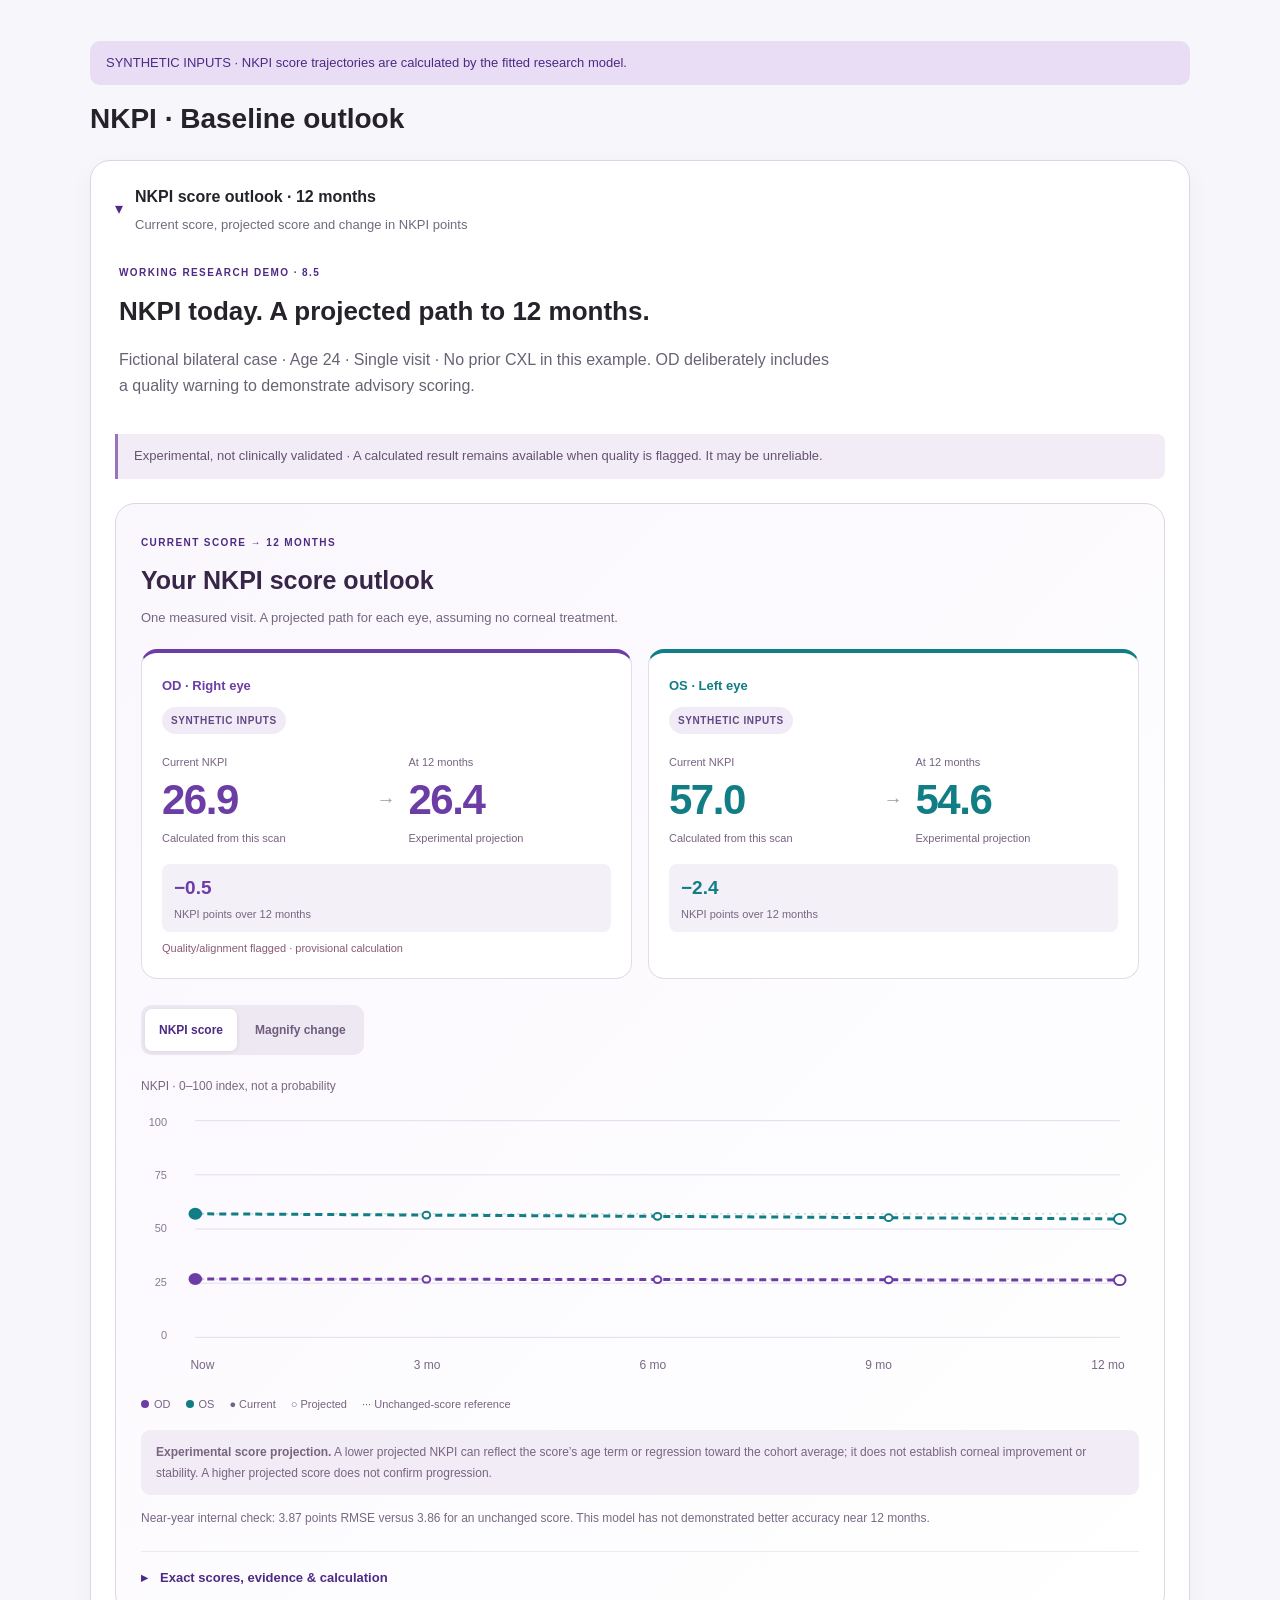
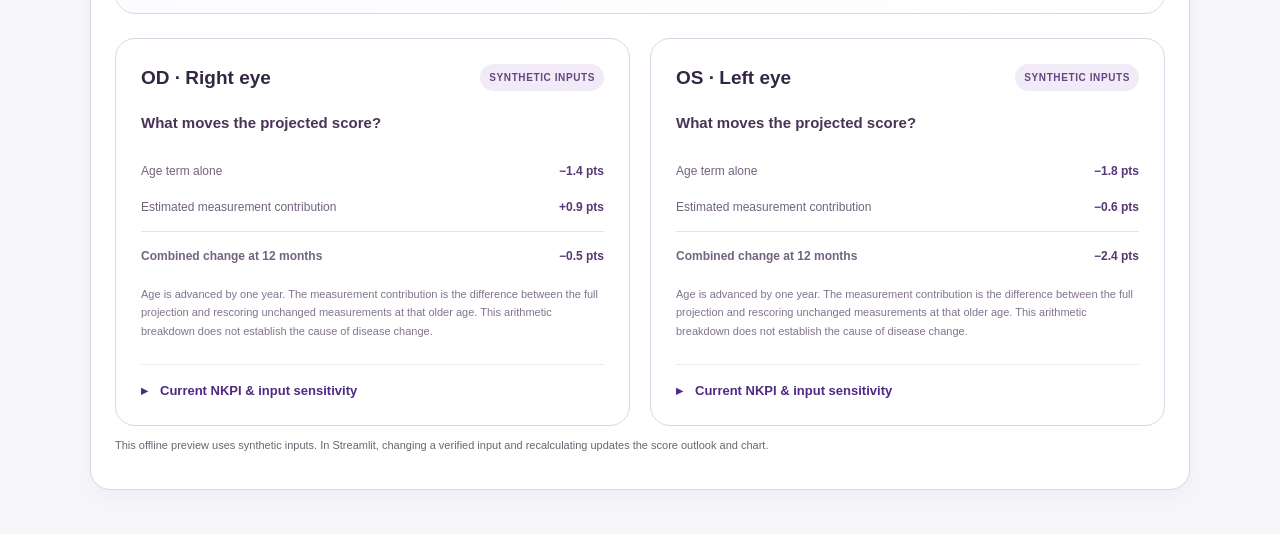
<file: docs/BASELINE_OUTLOOK_PREVIEW.html>
<!doctype html><html lang="en"><head><meta charset="utf-8"><meta name="viewport" content="width=device-width,initial-scale=1"><title>NKPI baseline forecast and trajectory · Working research demo</title><link rel="stylesheet" href="../components/app.css"><style>body{padding:28px 18px}main{max-width:1100px;margin:auto}.preview-label{background:#e9ddf5;color:#4e2a84;padding:12px 16px;border-radius:10px;font-size:13px}.bl-drawer{padding:24px}@media(max-width:640px){.bl-drawer{padding:14px}}</style></head><body><main><p class="preview-label">SYNTHETIC INPUTS · NKPI score trajectories are calculated by the fitted research model.</p><h1>NKPI · Baseline outlook</h1><details class="card bl-drawer" open><summary><span><b>NKPI score outlook · 12 months</b><small>Current score, projected score and change in NKPI points</small></span></summary><div class="bl-intro"><span class="eyebrow">WORKING RESEARCH DEMO · 8.5</span><h2>NKPI today. A projected path to 12 months.</h2><p>Fictional bilateral case · Age 24 · Single visit · No prior CXL in this example. OD deliberately includes a quality warning to demonstrate advisory scoring.</p></div><div class="bl-validation-note">Experimental, not clinically validated · A calculated result remains available when quality is flagged. It may be unreliable.</div><div id="baseline-trajectory"></div><div id="cards" class="eye-grid"></div><p class="micro">This offline preview uses synthetic inputs. In Streamlit, changing a verified input and recalculating updates the score outlook and chart.</p></details></main><script src="../components/schema.js"></script><script src="../components/baseline_outlook.js"></script><script>const result={"eyes": {"OD": {"eye": "OD", "status": "ready", "case": {"eye": "OD", "mode": "baseline", "age": 24.0, "first": {"A": 7.2, "B": 5.8, "C": 500.0, "Kmax": 47.2, "BAD_D": 2.4, "ARTmax": 310.0}, "latest": null, "interval_days": null, "scan_quality": {"first": "warning"}, "verified": true, "treatment": "untreated", "context": {"lenses": false, "rubbing": false, "vision": false}, "demo": true, "landmarks": null, "history": []}, "prediction": {"nkpi": 26.918992060597574, "effects": [{"feature": "age", "key": "age", "label": "Age at first scan", "value": 24.0, "reference": 35.70778318514412, "effect": 13.420191647036757, "log_odds_term": 1.2575545429686488}, {"feature": "baseline_ARTmax", "key": "ARTmax", "label": "First scan ARTmax", "value": 310.0, "reference": 196.0, "effect": -9.428916401331179, "log_odds_term": -0.3525262444581141}, {"feature": "baseline_Kmax", "key": "Kmax", "label": "First scan Kmax", "value": 47.2, "reference": 51.0, "effect": -3.266153451429332, "log_odds_term": -0.225425361207719}, {"feature": "baseline_BAD_D", "key": "BAD_D", "label": "First scan BAD-D", "value": 2.4, "reference": 5.87, "effect": 1.8059437978469646, "log_odds_term": 0.11480191206005864}, {"feature": "baseline_C", "key": "C", "label": "First scan Thinnest cornea", "value": 500.0, "reference": 482.0, "effect": -1.07940463506036, "log_odds_term": -0.05373519233338575}, {"feature": "baseline_B", "key": "B", "label": "First scan PRC", "value": 5.8, "reference": 5.36, "effect": 0.9149908098932151, "log_odds_term": 0.05057118752593071}, {"feature": "baseline_A", "key": "A", "label": "First scan ARC", "value": 7.2, "reference": 7.08, "effect": -0.07652953321799671, "log_odds_term": -0.0065143515507504225}], "outside_range": []}, "errors": [], "holds": [], "warnings": ["First scan: quality/alignment warning. Score calculated from verified values; measurement reliability is uncertain. Repeat a comparable quality scan before clinical interpretation."], "measurements": [{"key": "A", "label": "A \u00b7 ARC", "name": "Anterior radius", "unit": "mm", "decimals": 2, "low": 2.5, "high": 12.5, "first": 7.2, "latest": null, "change": null}, {"key": "B", "label": "B \u00b7 PRC", "name": "Posterior radius", "unit": "mm", "decimals": 2, "low": 2.5, "high": 12.5, "first": 5.8, "latest": null, "change": null}, {"key": "C", "label": "C \u00b7 Thinnest", "name": "Minimum pachymetry", "unit": "\u00b5m", "decimals": 0, "low": 200, "high": 800, "first": 500.0, "latest": null, "change": null}, {"key": "Kmax", "label": "Kmax", "name": "Maximum keratometry", "unit": "D", "decimals": 1, "low": 20, "high": 100, "first": 47.2, "latest": null, "change": null}, {"key": "BAD_D", "label": "BAD-D", "name": "Belin\u2013Ambr\u00f3sio deviation", "unit": "", "decimals": 2, "low": -5, "high": 60, "first": 2.4, "latest": null, "change": null}, {"key": "ARTmax", "label": "ARTmax", "name": "Relational thickness", "unit": "", "decimals": 1, "low": 1, "high": 1000, "first": 310.0, "latest": null, "change": null}], "model": {"file": "release_model_baseline.json", "sha256": "1d300a50bbc7238b4dae0e29da31f40fa06cac040ad58ccf5cad4ebcc79e37f8", "name": "Calibrated regularized logistic regression", "release_id": "kcn-research-vnext-20260911-baseline", "endpoint": "Source-recorded CXL-like treatment status", "n_eyes": 301, "n_patients": 166, "n_cxl": 64, "auc": 0.7500791139240506, "auc95": [0.6820935202872926, 0.8103057293629369]}, "audit": [{"feature": "age", "label": "Age at first scan", "input_value": 24.0, "model_value": 24.0, "match": true}, {"feature": "baseline_A", "label": "First scan ARC", "input_value": 7.2, "model_value": 7.2, "match": true}, {"feature": "baseline_B", "label": "First scan PRC", "input_value": 5.8, "model_value": 5.8, "match": true}, {"feature": "baseline_C", "label": "First scan Thinnest cornea", "input_value": 500.0, "model_value": 500.0, "match": true}, {"feature": "baseline_BAD_D", "label": "First scan BAD-D", "input_value": 2.4, "model_value": 2.4, "match": true}, {"feature": "baseline_ARTmax", "label": "First scan ARTmax", "input_value": 310.0, "model_value": 310.0, "match": true}, {"feature": "baseline_Kmax", "label": "First scan Kmax", "input_value": 47.2, "model_value": 47.2, "match": true}], "impact_audit": {"method": "one_feature_to_stored_training_median", "unit": "NKPI points on the displayed 0\u2013100 scale", "additive": false, "causal": false, "cohort": {"eyes": 301, "patients": 166, "events": 64, "controls": 237}, "rows": [{"feature": "age", "label": "Age at first scan", "key": "age", "source": "age", "direction": 1, "unit": "years", "value": 24.0, "reference": 35.70778318514412, "difference_from_median": -11.707783185144123, "effect_points": 13.420191647036757, "nkpi_at_median": 13.498800413560817, "outside_training_range": false, "rank": 1}, {"feature": "baseline_ARTmax", "label": "First scan ARTmax", "key": "ARTmax", "source": "first", "direction": 1, "unit": "", "value": 310.0, "reference": 196.0, "difference_from_median": 114.0, "effect_points": -9.428916401331179, "nkpi_at_median": 36.34790846192875, "outside_training_range": false, "rank": 2}, {"feature": "baseline_Kmax", "label": "First scan Kmax", "key": "Kmax", "source": "first", "direction": 1, "unit": "D", "value": 47.2, "reference": 51.0, "difference_from_median": -3.799999999999997, "effect_points": -3.266153451429332, "nkpi_at_median": 30.185145512026907, "outside_training_range": false, "rank": 3}, {"feature": "baseline_BAD_D", "label": "First scan BAD-D", "key": "BAD_D", "source": "first", "direction": 1, "unit": "", "value": 2.4, "reference": 5.87, "difference_from_median": -3.47, "effect_points": 1.8059437978469646, "nkpi_at_median": 25.11304826275061, "outside_training_range": false, "rank": 4}, {"feature": "baseline_C", "label": "First scan Thinnest cornea", "key": "C", "source": "first", "direction": 1, "unit": "\u00b5m", "value": 500.0, "reference": 482.0, "difference_from_median": 18.0, "effect_points": -1.07940463506036, "nkpi_at_median": 27.998396695657934, "outside_training_range": false, "rank": 5}, {"feature": "baseline_B", "label": "First scan PRC", "key": "B", "source": "first", "direction": 1, "unit": "mm", "value": 5.8, "reference": 5.36, "difference_from_median": 0.4399999999999995, "effect_points": 0.9149908098932151, "nkpi_at_median": 26.00400125070436, "outside_training_range": false, "rank": 6}, {"feature": "baseline_A", "label": "First scan ARC", "key": "A", "source": "first", "direction": 1, "unit": "mm", "value": 7.2, "reference": 7.08, "difference_from_median": 0.1200000000000001, "effect_points": -0.07652953321799671, "nkpi_at_median": 26.99552159381557, "outside_training_range": false, "rank": 7}]}, "input_sha256": "d852a1ef2f14e164e878fd8deb3e34a2a28d6fea6c9c9f5a2e564de779c58ebd", "model_sha256": "1d300a50bbc7238b4dae0e29da31f40fa06cac040ad58ccf5cad4ebcc79e37f8", "evidence": {"version": "1.0.0-observed-evidence", "model_sha256": "998c8ad6323d84a0782be2163d91f8bcc8410fd259c686831ccba1a01fa071cc", "input_sha256": "d852a1ef2f14e164e878fd8deb3e34a2a28d6fea6c9c9f5a2e564de779c58ebd", "eye": "OD", "research_only": true, "status": "unavailable", "reason": "A second visit is needed to assess observed change.", "calibrated": false}, "baseline_outlook": {"version": "1.4.0-score-outlook", "eye": "OD", "input_sha256": "d852a1ef2f14e164e878fd8deb3e34a2a28d6fea6c9c9f5a2e564de779c58ebd", "model_sha256": "1d300a50bbc7238b4dae0e29da31f40fa06cac040ad58ccf5cad4ebcc79e37f8", "research_only": true, "calibrated": false, "status": "ready", "reason": null, "forecast": {"status": "experimental_ready", "version": "0.4.0-selected-nkpi-demo", "eye": "OD", "input_sha256": "d852a1ef2f14e164e878fd8deb3e34a2a28d6fea6c9c9f5a2e564de779c58ebd", "model_sha256": "27608da67c3e2282302ffa8a3b285634c426a4978aaf584b28ebd2444d422fbc", "horizon_months": 12, "probability": 0.28925746594930485, "clinical_release": false, "population_risk_calibration": false, "endpoint": "at_least_two_of_four_numerical_domains", "predictor_reference": "selected_baseline_scan", "feature_values": {"age_baseline": 24.0, "baseline_A": 7.2, "baseline_B": 5.8, "baseline_C": 500.0, "baseline_BAD_D": 2.4, "baseline_ARTmax": 310.0, "baseline_Kmax": 47.2, "baseline_NKPI_logit": -0.9987364616417118, "log_interval_years": 0.0}, "effects": [{"feature": "age_baseline", "key": "age", "value": 24.0, "reference": 34.2101480523214, "probability_at_reference": 0.23860159155172264, "effect_pp": 5.065587439758221}, {"feature": "baseline_ARTmax", "key": "ARTmax", "value": 310.0, "reference": 201.0, "probability_at_reference": 0.32023343251500747, "effect_pp": -3.0975966565702615}, {"feature": "baseline_Kmax", "key": "Kmax", "value": 47.2, "reference": 50.8, "probability_at_reference": 0.30026910691501124, "effect_pp": -1.1011640965706393}, {"feature": "baseline_BAD_D", "key": "BAD_D", "value": 2.4, "reference": 5.745, "probability_at_reference": 0.28280982038508473, "effect_pp": 0.6447645564220117}, {"feature": "baseline_C", "key": "C", "value": 500.0, "reference": 484.5, "probability_at_reference": 0.2926171203746679, "effect_pp": -0.3359654425363068}, {"feature": "baseline_B", "key": "B", "value": 5.8, "reference": 5.385, "probability_at_reference": 0.28608582912139197, "effect_pp": 0.31716368279128826}, {"feature": "baseline_A", "key": "A", "value": 7.2, "reference": 7.08, "probability_at_reference": 0.28953639305535234, "effect_pp": -0.02789271060474885}], "outside_training_ranges": [], "extrapolated": false, "assumption_treatment": "untreated", "assumption_scan_quality": "warning", "nkpi_input": 26.918992060597574, "support_band": {"label": "Below 50", "lower": 0, "upper_exclusive": 50, "eyes": 218, "patients": 127, "events": 53, "observed_fraction": 0.24311926605504589, "median_months": 15.031109468366905}, "effects_method": "underlying_input_with_NKPI_recomputed", "trajectory": {"version": "1.0.0-anchored-nkpi", "eye": "OD", "input_sha256": "d852a1ef2f14e164e878fd8deb3e34a2a28d6fea6c9c9f5a2e564de779c58ebd", "model_sha256": "27608da67c3e2282302ffa8a3b285634c426a4978aaf584b28ebd2444d422fbc", "score_model_sha256": "1d300a50bbc7238b4dae0e29da31f40fa06cac040ad58ccf5cad4ebcc79e37f8", "clinical_release": false, "reference": "selected_baseline_scan", "current_nkpi": 26.918992060597574, "measurement_logit_per_year": 0.047142183134919254, "age_logit_per_year": -0.07335470630336995, "points": [{"month": 0, "nkpi": 26.918992060597574, "age_only_nkpi": 26.918992060597574, "age": 24.0, "kind": "current"}, {"month": 3, "nkpi": 26.790269633313294, "age_only_nkpi": 26.559751956698758, "age": 24.25, "kind": "projected"}, {"month": 6, "nkpi": 26.661938174333706, "age_only_nkpi": 26.20358702906125, "age": 24.5, "kind": "projected"}, {"month": 9, "nkpi": 26.53399864806052, "age_only_nkpi": 25.850517078255685, "age": 24.75, "kind": "projected"}, {"month": 12, "nkpi": 26.40645199623438, "age_only_nkpi": 25.500560530533708, "age": 25.0, "kind": "projected"}], "change_at_12_months": -0.5125400643631934, "scan_quality": "warning", "treatment": "untreated"}}, "current_nkpi": 26.918992060597574, "score_low": 21.584832357704748, "score_high": 33.016333507658416, "rows": [{"key": "ARTmax", "value": 310.0, "reference_pair_limit": 44.24, "input_low": 265.76, "input_high": 354.24, "clipped": false, "score_at_low": 30.39431609603438, "score_at_high": 23.705707061515362, "score_low": 23.705707061515362, "score_high": 30.39431609603438, "maximum_shift": 3.475324035436806}, {"key": "C", "value": 500.0, "reference_pair_limit": 14.2, "input_low": 485.8, "input_high": 514.2, "clipped": false, "score_at_low": 27.76833111838384, "score_at_high": 26.086249382501293, "score_low": 26.086249382501293, "score_high": 27.76833111838384, "maximum_shift": 0.849339057786267}, {"key": "Kmax", "value": 47.2, "reference_pair_limit": 0.926, "input_low": 46.274, "input_high": 48.126000000000005, "clipped": false, "score_at_low": 26.15777370183561, "score_at_high": 27.694054606054525, "score_low": 26.15777370183561, "score_high": 27.694054606054525, "maximum_shift": 0.7750625454569509}, {"key": "BAD_D", "value": 2.4, "reference_pair_limit": 0.81, "input_low": 1.5899999999999999, "input_high": 3.21, "clipped": false, "score_at_low": 27.352167156842192, "score_at_high": 26.490175657675458, "score_low": 26.490175657675458, "score_high": 27.352167156842192, "maximum_shift": 0.4331750962446179}, {"key": "B", "value": 5.8, "reference_pair_limit": 0.131, "input_low": 5.669, "input_high": 5.931, "clipped": false, "score_at_low": 26.644459037163912, "score_at_high": 27.195305073259398, "score_low": 26.644459037163912, "score_high": 27.195305073259398, "maximum_shift": 0.2763130126618236}, {"key": "A", "value": 7.2, "reference_pair_limit": 0.106, "input_low": 7.094, "input_high": 7.306, "clipped": false, "score_at_low": 26.986586086295922, "score_at_high": 26.85150507580628, "score_low": 26.85150507580628, "score_high": 26.986586086295922, "maximum_shift": 0.06759402569834805}], "largest_sensitivity": "ARTmax", "age_fixed": 24.0, "within_training_ranges": true, "outside_training_ranges": [], "top_contributors": [{"feature": "age", "key": "age", "label": "Age at first scan", "value": 24.0, "reference": 35.70778318514412, "effect": 13.420191647036757, "log_odds_term": 1.2575545429686488}, {"feature": "baseline_ARTmax", "key": "ARTmax", "label": "First scan ARTmax", "value": 310.0, "reference": 196.0, "effect": -9.428916401331179, "log_odds_term": -0.3525262444581141}, {"feature": "baseline_Kmax", "key": "Kmax", "label": "First scan Kmax", "value": 47.2, "reference": 51.0, "effect": -3.266153451429332, "log_odds_term": -0.225425361207719}], "scan_quality": "warning", "treatment": "untreated", "clipped": false}}, "OS": {"eye": "OS", "status": "ready", "case": {"eye": "OS", "mode": "baseline", "age": 24.0, "first": {"A": 6.1, "B": 4.7, "C": 423.0, "Kmax": 62.1, "BAD_D": 12.8, "ARTmax": 106.0}, "latest": null, "interval_days": null, "scan_quality": {"first": "ok"}, "verified": true, "treatment": "untreated", "context": {"lenses": false, "rubbing": false, "vision": false}, "demo": true, "landmarks": null, "history": []}, "prediction": {"nkpi": 57.022186275433405, "effects": [{"feature": "age", "key": "age", "label": "Age at first scan", "value": 24.0, "reference": 35.70778318514412, "effect": 21.038323054534636, "log_odds_term": 1.2575545429686488}, {"feature": "baseline_Kmax", "key": "Kmax", "label": "First scan Kmax", "value": 62.1, "reference": 51.0, "effect": 11.641770952675287, "log_odds_term": 0.4028825143006396}, {"feature": "baseline_ARTmax", "key": "ARTmax", "label": "First scan ARTmax", "value": 106.0, "reference": 196.0, "effect": 8.606185603134954, "log_odds_term": 0.4320522809027427}, {"feature": "baseline_BAD_D", "key": "BAD_D", "label": "First scan BAD-D", "value": 12.8, "reference": 5.87, "effect": -4.520856950068051, "log_odds_term": -0.16649453785095028}, {"feature": "baseline_C", "key": "C", "label": "First scan Thinnest cornea", "value": 423.0, "reference": 482.0, "effect": 4.396698866379033, "log_odds_term": 0.17810035359194618}, {"feature": "baseline_B", "key": "B", "label": "First scan PRC", "value": 4.7, "reference": 5.36, "effect": -1.7193937240071975, "log_odds_term": -0.0669891592397481}, {"feature": "baseline_A", "key": "A", "label": "First scan ARC", "value": 6.1, "reference": 7.08, "effect": 0.7795465875056848, "log_odds_term": 0.029113362331863697}], "outside_range": []}, "errors": [], "holds": [], "warnings": [], "measurements": [{"key": "A", "label": "A \u00b7 ARC", "name": "Anterior radius", "unit": "mm", "decimals": 2, "low": 2.5, "high": 12.5, "first": 6.1, "latest": null, "change": null}, {"key": "B", "label": "B \u00b7 PRC", "name": "Posterior radius", "unit": "mm", "decimals": 2, "low": 2.5, "high": 12.5, "first": 4.7, "latest": null, "change": null}, {"key": "C", "label": "C \u00b7 Thinnest", "name": "Minimum pachymetry", "unit": "\u00b5m", "decimals": 0, "low": 200, "high": 800, "first": 423.0, "latest": null, "change": null}, {"key": "Kmax", "label": "Kmax", "name": "Maximum keratometry", "unit": "D", "decimals": 1, "low": 20, "high": 100, "first": 62.1, "latest": null, "change": null}, {"key": "BAD_D", "label": "BAD-D", "name": "Belin\u2013Ambr\u00f3sio deviation", "unit": "", "decimals": 2, "low": -5, "high": 60, "first": 12.8, "latest": null, "change": null}, {"key": "ARTmax", "label": "ARTmax", "name": "Relational thickness", "unit": "", "decimals": 1, "low": 1, "high": 1000, "first": 106.0, "latest": null, "change": null}], "model": {"file": "release_model_baseline.json", "sha256": "1d300a50bbc7238b4dae0e29da31f40fa06cac040ad58ccf5cad4ebcc79e37f8", "name": "Calibrated regularized logistic regression", "release_id": "kcn-research-vnext-20260911-baseline", "endpoint": "Source-recorded CXL-like treatment status", "n_eyes": 301, "n_patients": 166, "n_cxl": 64, "auc": 0.7500791139240506, "auc95": [0.6820935202872926, 0.8103057293629369]}, "audit": [{"feature": "age", "label": "Age at first scan", "input_value": 24.0, "model_value": 24.0, "match": true}, {"feature": "baseline_A", "label": "First scan ARC", "input_value": 6.1, "model_value": 6.1, "match": true}, {"feature": "baseline_B", "label": "First scan PRC", "input_value": 4.7, "model_value": 4.7, "match": true}, {"feature": "baseline_C", "label": "First scan Thinnest cornea", "input_value": 423.0, "model_value": 423.0, "match": true}, {"feature": "baseline_BAD_D", "label": "First scan BAD-D", "input_value": 12.8, "model_value": 12.8, "match": true}, {"feature": "baseline_ARTmax", "label": "First scan ARTmax", "input_value": 106.0, "model_value": 106.0, "match": true}, {"feature": "baseline_Kmax", "label": "First scan Kmax", "input_value": 62.1, "model_value": 62.1, "match": true}], "impact_audit": {"method": "one_feature_to_stored_training_median", "unit": "NKPI points on the displayed 0\u2013100 scale", "additive": false, "causal": false, "cohort": {"eyes": 301, "patients": 166, "events": 64, "controls": 237}, "rows": [{"feature": "age", "label": "Age at first scan", "key": "age", "source": "age", "direction": 1, "unit": "years", "value": 24.0, "reference": 35.70778318514412, "difference_from_median": -11.707783185144123, "effect_points": 21.038323054534636, "nkpi_at_median": 35.98386322089877, "outside_training_range": false, "rank": 1}, {"feature": "baseline_Kmax", "label": "First scan Kmax", "key": "Kmax", "source": "first", "direction": 1, "unit": "D", "value": 62.1, "reference": 51.0, "difference_from_median": 11.100000000000001, "effect_points": 11.641770952675287, "nkpi_at_median": 45.38041532275812, "outside_training_range": false, "rank": 2}, {"feature": "baseline_ARTmax", "label": "First scan ARTmax", "key": "ARTmax", "source": "first", "direction": 1, "unit": "", "value": 106.0, "reference": 196.0, "difference_from_median": -90.0, "effect_points": 8.606185603134954, "nkpi_at_median": 48.41600067229845, "outside_training_range": false, "rank": 3}, {"feature": "baseline_BAD_D", "label": "First scan BAD-D", "key": "BAD_D", "source": "first", "direction": 1, "unit": "", "value": 12.8, "reference": 5.87, "difference_from_median": 6.930000000000001, "effect_points": -4.520856950068051, "nkpi_at_median": 61.54304322550146, "outside_training_range": false, "rank": 4}, {"feature": "baseline_C", "label": "First scan Thinnest cornea", "key": "C", "source": "first", "direction": 1, "unit": "\u00b5m", "value": 423.0, "reference": 482.0, "difference_from_median": -59.0, "effect_points": 4.396698866379033, "nkpi_at_median": 52.62548740905437, "outside_training_range": false, "rank": 5}, {"feature": "baseline_B", "label": "First scan PRC", "key": "B", "source": "first", "direction": 1, "unit": "mm", "value": 4.7, "reference": 5.36, "difference_from_median": -0.6600000000000001, "effect_points": -1.7193937240071975, "nkpi_at_median": 58.7415799994406, "outside_training_range": false, "rank": 6}, {"feature": "baseline_A", "label": "First scan ARC", "key": "A", "source": "first", "direction": 1, "unit": "mm", "value": 6.1, "reference": 7.08, "difference_from_median": -0.9800000000000004, "effect_points": 0.7795465875056848, "nkpi_at_median": 56.24263968792772, "outside_training_range": false, "rank": 7}]}, "input_sha256": "b3d2eb5af9e120a1113b38390d95dbd70b3e911897e4d463394ababced403893", "model_sha256": "1d300a50bbc7238b4dae0e29da31f40fa06cac040ad58ccf5cad4ebcc79e37f8", "evidence": {"version": "1.0.0-observed-evidence", "model_sha256": "998c8ad6323d84a0782be2163d91f8bcc8410fd259c686831ccba1a01fa071cc", "input_sha256": "b3d2eb5af9e120a1113b38390d95dbd70b3e911897e4d463394ababced403893", "eye": "OS", "research_only": true, "status": "unavailable", "reason": "A second visit is needed to assess observed change.", "calibrated": false}, "baseline_outlook": {"version": "1.4.0-score-outlook", "eye": "OS", "input_sha256": "b3d2eb5af9e120a1113b38390d95dbd70b3e911897e4d463394ababced403893", "model_sha256": "1d300a50bbc7238b4dae0e29da31f40fa06cac040ad58ccf5cad4ebcc79e37f8", "research_only": true, "calibrated": false, "status": "ready", "reason": null, "forecast": {"status": "experimental_ready", "version": "0.4.0-selected-nkpi-demo", "eye": "OS", "input_sha256": "b3d2eb5af9e120a1113b38390d95dbd70b3e911897e4d463394ababced403893", "model_sha256": "27608da67c3e2282302ffa8a3b285634c426a4978aaf584b28ebd2444d422fbc", "horizon_months": 12, "probability": 0.3889363993409166, "clinical_release": false, "population_risk_calibration": false, "endpoint": "at_least_two_of_four_numerical_domains", "predictor_reference": "selected_baseline_scan", "feature_values": {"age_baseline": 24.0, "baseline_A": 6.1, "baseline_B": 4.7, "baseline_C": 423.0, "baseline_BAD_D": 12.8, "baseline_ARTmax": 106.0, "baseline_Kmax": 62.1, "baseline_NKPI_logit": 0.28275640235876187, "log_interval_years": 0.0}, "effects": [{"feature": "age_baseline", "key": "age", "value": 24.0, "reference": 34.2101480523214, "probability_at_reference": 0.32890235850770494, "effect_pp": 6.0034040833211675}, {"feature": "baseline_Kmax", "key": "Kmax", "value": 62.1, "reference": 50.8, "probability_at_reference": 0.3502200569898354, "effect_pp": 3.8716342351081234}, {"feature": "baseline_ARTmax", "key": "ARTmax", "value": 106.0, "reference": 201.0, "probability_at_reference": 0.3590962107973677, "effect_pp": 2.9840188543548916}, {"feature": "baseline_BAD_D", "key": "BAD_D", "value": 12.8, "reference": 5.745, "probability_at_reference": 0.40487493694627796, "effect_pp": -1.5938537605361347}, {"feature": "baseline_C", "key": "C", "value": 423.0, "reference": 484.5, "probability_at_reference": 0.3736935224728348, "effect_pp": 1.524287686808179}, {"feature": "baseline_B", "key": "B", "value": 4.7, "reference": 5.385, "probability_at_reference": 0.3950251378038831, "effect_pp": -0.6088738462966481}, {"feature": "baseline_A", "key": "A", "value": 6.1, "reference": 7.08, "probability_at_reference": 0.386307092976075, "effect_pp": 0.26293063648415993}], "outside_training_ranges": [], "extrapolated": false, "assumption_treatment": "untreated", "assumption_scan_quality": "ok", "nkpi_input": 57.022186275433405, "support_band": {"label": "50 to below 65", "lower": 50, "upper_exclusive": 65, "eyes": 13, "patients": 12, "events": 5, "observed_fraction": 0.38461538461538464, "median_months": 10.480708022752006}, "effects_method": "underlying_input_with_NKPI_recomputed", "trajectory": {"version": "1.0.0-anchored-nkpi", "eye": "OS", "input_sha256": "b3d2eb5af9e120a1113b38390d95dbd70b3e911897e4d463394ababced403893", "model_sha256": "27608da67c3e2282302ffa8a3b285634c426a4978aaf584b28ebd2444d422fbc", "score_model_sha256": "1d300a50bbc7238b4dae0e29da31f40fa06cac040ad58ccf5cad4ebcc79e37f8", "clinical_release": false, "reference": "selected_baseline_scan", "current_nkpi": 57.022186275433405, "measurement_logit_per_year": -0.023682090826134605, "age_logit_per_year": -0.07335470630336995, "points": [{"month": 0, "nkpi": 57.022186275433405, "age_only_nkpi": 57.022186275433405, "age": 24.0, "kind": "current"}, {"month": 3, "nkpi": 56.42668352148652, "age_only_nkpi": 56.572195488034524, "age": 24.25, "kind": "projected"}, {"month": 6, "nkpi": 55.829321108031735, "age_only_nkpi": 56.12111871608397, "age": 24.5, "kind": "projected"}, {"month": 9, "nkpi": 55.23026686897679, "age_only_nkpi": 55.6690281381459, "age": 24.75, "kind": "projected"}, {"month": 12, "nkpi": 54.62969058833471, "age_only_nkpi": 55.21599659923757, "age": 25.0, "kind": "projected"}], "change_at_12_months": -2.3924956870986946, "scan_quality": "ok", "treatment": "untreated"}}, "current_nkpi": 57.022186275433405, "score_low": 49.05515106942948, "score_high": 64.6413504800765, "rows": [{"key": "ARTmax", "value": 106.0, "reference_pair_limit": 44.24, "input_low": 61.76, "input_high": 150.24, "clipped": false, "score_at_low": 61.132904912028856, "score_at_high": 52.812292446146216, "score_low": 52.812292446146216, "score_high": 61.132904912028856, "maximum_shift": 4.209893829287189}, {"key": "Kmax", "value": 62.1, "reference_pair_limit": 1.62, "input_low": 60.480000000000004, "input_high": 63.72, "clipped": false, "score_at_low": 55.34064273502432, "score_at_high": 58.68768017490059, "score_low": 55.34064273502432, "score_high": 58.68768017490059, "maximum_shift": 1.6815435404090877}, {"key": "C", "value": 423.0, "reference_pair_limit": 14.2, "input_low": 408.8, "input_high": 437.2, "clipped": false, "score_at_low": 58.066661063817904, "score_at_high": 55.971421968081295, "score_low": 55.971421968081295, "score_high": 58.066661063817904, "maximum_shift": 1.050764307352111}, {"key": "BAD_D", "value": 12.8, "reference_pair_limit": 0.81, "input_low": 11.99, "input_high": 13.610000000000001, "clipped": false, "score_at_low": 57.558253352836836, "score_at_high": 56.48446727931805, "score_low": 56.48446727931805, "score_high": 57.558253352836836, "maximum_shift": 0.537718996115359}, {"key": "B", "value": 4.7, "reference_pair_limit": 0.131, "input_low": 4.569, "input_high": 4.831, "clipped": false, "score_at_low": 56.67874876231794, "score_at_high": 57.36494917401228, "score_low": 56.67874876231794, "score_high": 57.36494917401228, "maximum_shift": 0.3434375131154681}, {"key": "A", "value": 6.1, "reference_pair_limit": 0.106, "input_low": 5.994, "input_high": 6.2059999999999995, "clipped": false, "score_at_low": 57.10630335830523, "score_at_high": 56.93802862377955, "score_low": 56.93802862377955, "score_high": 57.10630335830523, "maximum_shift": 0.0841576516538538}], "largest_sensitivity": "ARTmax", "age_fixed": 24.0, "within_training_ranges": true, "outside_training_ranges": [], "top_contributors": [{"feature": "age", "key": "age", "label": "Age at first scan", "value": 24.0, "reference": 35.70778318514412, "effect": 21.038323054534636, "log_odds_term": 1.2575545429686488}, {"feature": "baseline_Kmax", "key": "Kmax", "label": "First scan Kmax", "value": 62.1, "reference": 51.0, "effect": 11.641770952675287, "log_odds_term": 0.4028825143006396}, {"feature": "baseline_ARTmax", "key": "ARTmax", "label": "First scan ARTmax", "value": 106.0, "reference": 196.0, "effect": 8.606185603134954, "log_odds_term": 0.4320522809027427}], "scan_quality": "ok", "treatment": "untreated", "clipped": false}}}, "version": "3.1.0-interval-half", "ui_version": "8.5.0-score-outlook"},config={"version": "0.4.0-selected-nkpi-demo", "features": ["age_baseline", "baseline_A", "baseline_B", "baseline_C", "baseline_BAD_D", "baseline_ARTmax", "baseline_Kmax", "baseline_NKPI_logit", "log_interval_years"], "scaler_mean": [39.751093569624146, 7.007327586206899, 5.353146551724139, 484.1508620689655, 6.381853448275859, 224.1293103448276, 52.35431034482757, -1.7080452362671168, 0.14132626243880975], "scaler_scale": [16.079416102237666, 0.5729045141578566, 0.6249993207487392, 45.94917168532183, 3.935530625736358, 108.97164532910048, 6.357982929999799, 1.383378198836323, 0.8245974536196873], "coef": [0.0, 0.0, 0.0, 0.0, 0.0, 0.0, 0.0, 0.4827632008247642, 0.11581145248656351], "intercept": -1.1266747653537432, "feature_stats": {"age_baseline": {"min": 18.853227650122864, "max": 79.54441227403711, "median": 34.2101480523214}, "baseline_A": {"min": 4.43, "max": 8.4, "median": 7.08}, "baseline_B": {"min": 3.16, "max": 6.68, "median": 5.385}, "baseline_C": {"min": 353.0, "max": 639.0, "median": 484.5}, "baseline_BAD_D": {"min": -0.6, "max": 26.51, "median": 5.745}, "baseline_ARTmax": {"min": 49.0, "max": 609.0, "median": 201.0}, "baseline_Kmax": {"min": 41.7, "max": 82.8, "median": 50.8}, "baseline_NKPI_logit": {"min": -6.037070150148581, "max": 0.8222216521989947, "median": -1.3364983922222193}, "log_interval_years": {"min": -1.3897020100222326, "max": 1.5866121776746571, "median": 0.19074836553861582}}, "horizon_months": 12, "training_eyes": 232, "training_patients": 130, "target": "At least 2 of 4 fixed domains crossed at recorded follow-up relative to first scan", "domain_rules": [{"key": "anterior", "label": "Anterior curvature", "rule": "ARC decrease >0.106 mm OR Kmax increase >1 D"}, {"key": "posterior", "label": "Posterior curvature", "rule": "PRC decrease >0.085 mm"}, {"key": "pachymetric", "label": "Pachymetric", "rule": "Thinnest decrease >2% OR ARTmax decrease >44.24"}, {"key": "composite", "label": "Composite deviation", "rule": "BAD-D increase >0.42"}], "nkpi_model_sha256": "1d300a50bbc7238b4dae0e29da31f40fa06cac040ad58ccf5cad4ebcc79e37f8", "trajectory": {"version": "1.0.0-anchored-nkpi", "features": ["baseline_NKPI", "age_baseline"], "scaler_mean": [22.01690122862357, 39.751093569624146], "scaler_scale": [16.221986434239245, 16.079416102237666], "coef": [0.018966160650900645, -0.03816573095903688, -0.04053696782299506], "alpha": 100, "age_logit_per_year": -0.07335470630336995, "months": [0, 3, 6, 9, 12], "feature_stats": {"baseline_NKPI": {"min": 0.238285519426826, "max": 69.47077315947226, "median": 20.808651359708215}, "age_baseline": {"min": 18.853227650122864, "max": 79.54441227403711, "median": 34.2101480523214}}, "target": "Measurement-driven change in frozen baseline NKPI logit; age effect added exactly from frozen score.", "validation": {"trajectory": {"eyes": 232, "mae_nkpi": 1.7711057873323162, "rmse_nkpi": 3.1883080598206006, "mean_error_nkpi": -0.38530695207563775}, "persistence": {"eyes": 232, "mae_nkpi": 2.192837625005733, "rmse_nkpi": 3.530870298113546, "mean_error_nkpi": 0.6715082725898897}, "age_only": {"eyes": 232, "mae_nkpi": 1.7502743022791685, "rmse_nkpi": 3.2693138465468974, "mean_error_nkpi": -0.7178405716458041}}, "near_twelve_months": {"trajectory": {"eyes": 45, "mae_nkpi": 1.9535927815123286, "rmse_nkpi": 3.8688975368357355, "mean_error_nkpi": -0.4441293518275098}, "persistence": {"eyes": 45, "mae_nkpi": 1.9084319203296811, "rmse_nkpi": 3.8624727013840148, "mean_error_nkpi": 0.4996321559309479}, "age_only": {"eyes": 45, "mae_nkpi": 1.9274841268589944, "rmse_nkpi": 3.89478885686048, "mean_error_nkpi": -0.563836087029003}}, "each_repeat": [{"eyes": 232, "mae_nkpi": 1.7516992814958603, "rmse_nkpi": 3.1701610381704355, "mean_error_nkpi": -0.36748061558945755}, {"eyes": 232, "mae_nkpi": 1.8174763685687925, "rmse_nkpi": 3.234847871660061, "mean_error_nkpi": -0.38506272773746036}, {"eyes": 232, "mae_nkpi": 1.7792010321135818, "rmse_nkpi": 3.1816393227141027, "mean_error_nkpi": -0.4033775128999957}], "selection": [{"seed": 2718, "fold": 0, "alpha": 100}, {"seed": 2718, "fold": 1, "alpha": 10}, {"seed": 2718, "fold": 2, "alpha": 10}, {"seed": 2718, "fold": 3, "alpha": 100}, {"seed": 2718, "fold": 4, "alpha": 100}, {"seed": 3141, "fold": 0, "alpha": 10}, {"seed": 3141, "fold": 1, "alpha": 10}, {"seed": 3141, "fold": 2, "alpha": 100}, {"seed": 3141, "fold": 3, "alpha": 1000}, {"seed": 3141, "fold": 4, "alpha": 100}, {"seed": 1618, "fold": 0, "alpha": 100}, {"seed": 1618, "fold": 1, "alpha": 10}, {"seed": 1618, "fold": 2, "alpha": 1000}, {"seed": 1618, "fold": 3, "alpha": 100}, {"seed": 1618, "fold": 4, "alpha": 10}], "clinical_release": false, "assumption": "Constant conditional mean measurement drift over 12 months, no treatment. Quarter-year points are model interpolation, not observed scans.", "reuse_caveat": "Conditional internal assessment with previously fitted NKPI. Development records overlap; not leakage-free end-to-end or external validation."}, "model_family": "nkpi_logit_time", "active_features": ["baseline_NKPI_logit", "log_interval_years"], "score_band_audit": {"all_intervals": [{"label": "Below 50", "lower": 0, "upper_exclusive": 50, "eyes": 218, "patients": 127, "events": 53, "observed_fraction": 0.24311926605504589, "median_months": 15.031109468366905}, {"label": "50 to below 65", "lower": 50, "upper_exclusive": 65, "eyes": 13, "patients": 12, "events": 5, "observed_fraction": 0.38461538461538464, "median_months": 10.480708022752006}, {"label": "65 and above", "lower": 65, "upper_exclusive": 101, "eyes": 1, "patients": 1, "events": 1, "observed_fraction": 1.0, "median_months": 10.119304297829524}], "near_twelve_months": [{"label": "Below 50", "lower": 0, "upper_exclusive": 50, "eyes": 39, "patients": 23, "events": 8, "observed_fraction": 0.20512820512820512, "median_months": 11.893468038358076}, {"label": "50 to below 65", "lower": 50, "upper_exclusive": 65, "eyes": 5, "patients": 4, "events": 2, "observed_fraction": 0.4, "median_months": 10.480708022752006}, {"label": "65 and above", "lower": 65, "upper_exclusive": 101, "eyes": 1, "patients": 1, "events": 1, "observed_fraction": 1.0, "median_months": 10.119304297829524}], "basis": "Frozen baseline NKPI on development records; descriptive frequencies, not held-out calibration or patient probabilities.", "clinic_validation": {"reported_detection_rate": 0.98, "reported_cutoff": 65, "provenance": "User-reported clinic result; case-level outcomes and denominator not available to this fit.", "used_for_training": false}, "date_audit": {"usable_complete_pairs": 262, "eligible_forecast_pairs": 232, "additional_visit_timepoints": 0, "first_event_dates_available": false, "temporal_external_validation_available": false, "excluded_under_90_days": 18, "excluded_over_five_years": 12}}, "sha256": "27608da67c3e2282302ffa8a3b285634c426a4978aaf584b28ebd2444d422fbc", "clinical_release": false, "population_risk_calibration": false, "validation": {"eyes": 45, "events": 11, "auc": 0.660427807486631, "brier": 0.17751168762687194, "log_loss": 0.5385479029351419, "observed_fraction": 0.24444444444444444, "mean_prediction": 0.2625274283410803, "calibration_intercept": 0.03743794903275798, "calibration_slope": 1.1383411515510697}, "prevalence_validation": {"eyes": 45, "events": 11, "auc": 0.1590909090909091, "brier": 0.19602997115418677, "log_loss": 0.5868431081363559, "observed_fraction": 0.24444444444444444, "mean_prediction": 0.2508503395749975, "calibration_intercept": -15.95756631436078, "calibration_slope": -13.004339339345329}, "family_validation": {"eyes": 45, "events": 11, "auc": 0.6844919786096256, "brier": 0.1743444313113805, "log_loss": 0.5319564969127187, "observed_fraction": 0.24444444444444444, "mean_prediction": 0.2599560391909562, "calibration_intercept": 0.19062548884091063, "calibration_slope": 1.280365725603006}, "reuse_caveat": "All fitted NKPI ridge weights, forecast scalers, model-family and penalty selection refitted without held-out patients. The positive affine frozen NKPI calibration cancels for standardized logits. This cohort was used in earlier development; no independent external or prospective validation.", "near_twelve_months": {"window_months": [9, 15], "eyes": 45, "patients": 25, "events": 11, "metrics": {"selected": {"eyes": 45, "events": 11, "auc": 0.660427807486631, "brier": 0.17751168762687194, "log_loss": 0.5385479029351419, "observed_fraction": 0.24444444444444444, "mean_prediction": 0.2625274283410803, "calibration_intercept": 0.03743794903275798, "calibration_slope": 1.1383411515510697}, "nkpi_logit_time": {"eyes": 45, "events": 11, "auc": 0.6844919786096256, "brier": 0.1743444313113805, "log_loss": 0.5319564969127187, "observed_fraction": 0.24444444444444444, "mean_prediction": 0.2599560391909562, "calibration_intercept": 0.19062548884091063, "calibration_slope": 1.280365725603006}, "nkpi_logit_age_time": {"eyes": 45, "events": 11, "auc": 0.5802139037433156, "brier": 0.18171517932951603, "log_loss": 0.5499471836689338, "observed_fraction": 0.24444444444444444, "mean_prediction": 0.2543550300776498, "calibration_intercept": -0.3413495710571044, "calibration_slope": 0.7248342646207205}, "raw_baseline_time": {"eyes": 45, "events": 11, "auc": 0.590909090909091, "brier": 0.1824767538600129, "log_loss": 0.5512990454062408, "observed_fraction": 0.24444444444444444, "mean_prediction": 0.2567939178303277, "calibration_intercept": -0.20104814502407792, "calibration_slope": 0.8715912838824256}, "direct_near12_nkpi_logit": {"eyes": 45, "events": 11, "auc": 0.5294117647058822, "brier": 0.1873448321037125, "log_loss": 0.5675721681186299, "observed_fraction": 0.24444444444444444, "mean_prediction": 0.24288668466542454, "calibration_intercept": -0.9628970866201377, "calibration_slope": 0.1411759951798702}, "prevalence": {"eyes": 45, "events": 11, "auc": 0.1590909090909091, "brier": 0.19602997115418677, "log_loss": 0.5868431081363559, "observed_fraction": 0.24444444444444444, "mean_prediction": 0.2508503395749975, "calibration_intercept": -15.95756631436078, "calibration_slope": -13.004339339345329}, "interval_only": {"eyes": 45, "events": 11, "auc": 0.4879679144385026, "brier": 0.18507297458625965, "log_loss": 0.5571448897007805, "observed_fraction": 0.24444444444444444, "mean_prediction": 0.25467938848177385, "calibration_intercept": -18.510541357301037, "calibration_slope": -16.169873835444243}}, "note": "Primary nested evaluation on observed 9\u201315 month scans, not exact 12-month events or independent external validation."}, "bootstrap": {"auc_95_percentile": [0.42230113636363636, 0.8499022633744856], "brier_improvement_over_prevalence_95_percentile": [-0.00926247521695822, 0.049085114430036214], "note": "Patient-cluster bootstrap of fixed averaged OOF predictions; does not refit or capture all model-development uncertainty."}};const panels=Object.values(result.eyes).map(r=>({...r.baseline_outlook,forecast_config:config,demo:true}));document.getElementById("cards").innerHTML=panels.map(p=>NKPIBaseline.render(p)).join("");document.getElementById("baseline-trajectory").innerHTML=NKPIBaseline.renderTrajectory(panels);</script></body></html>
</file>
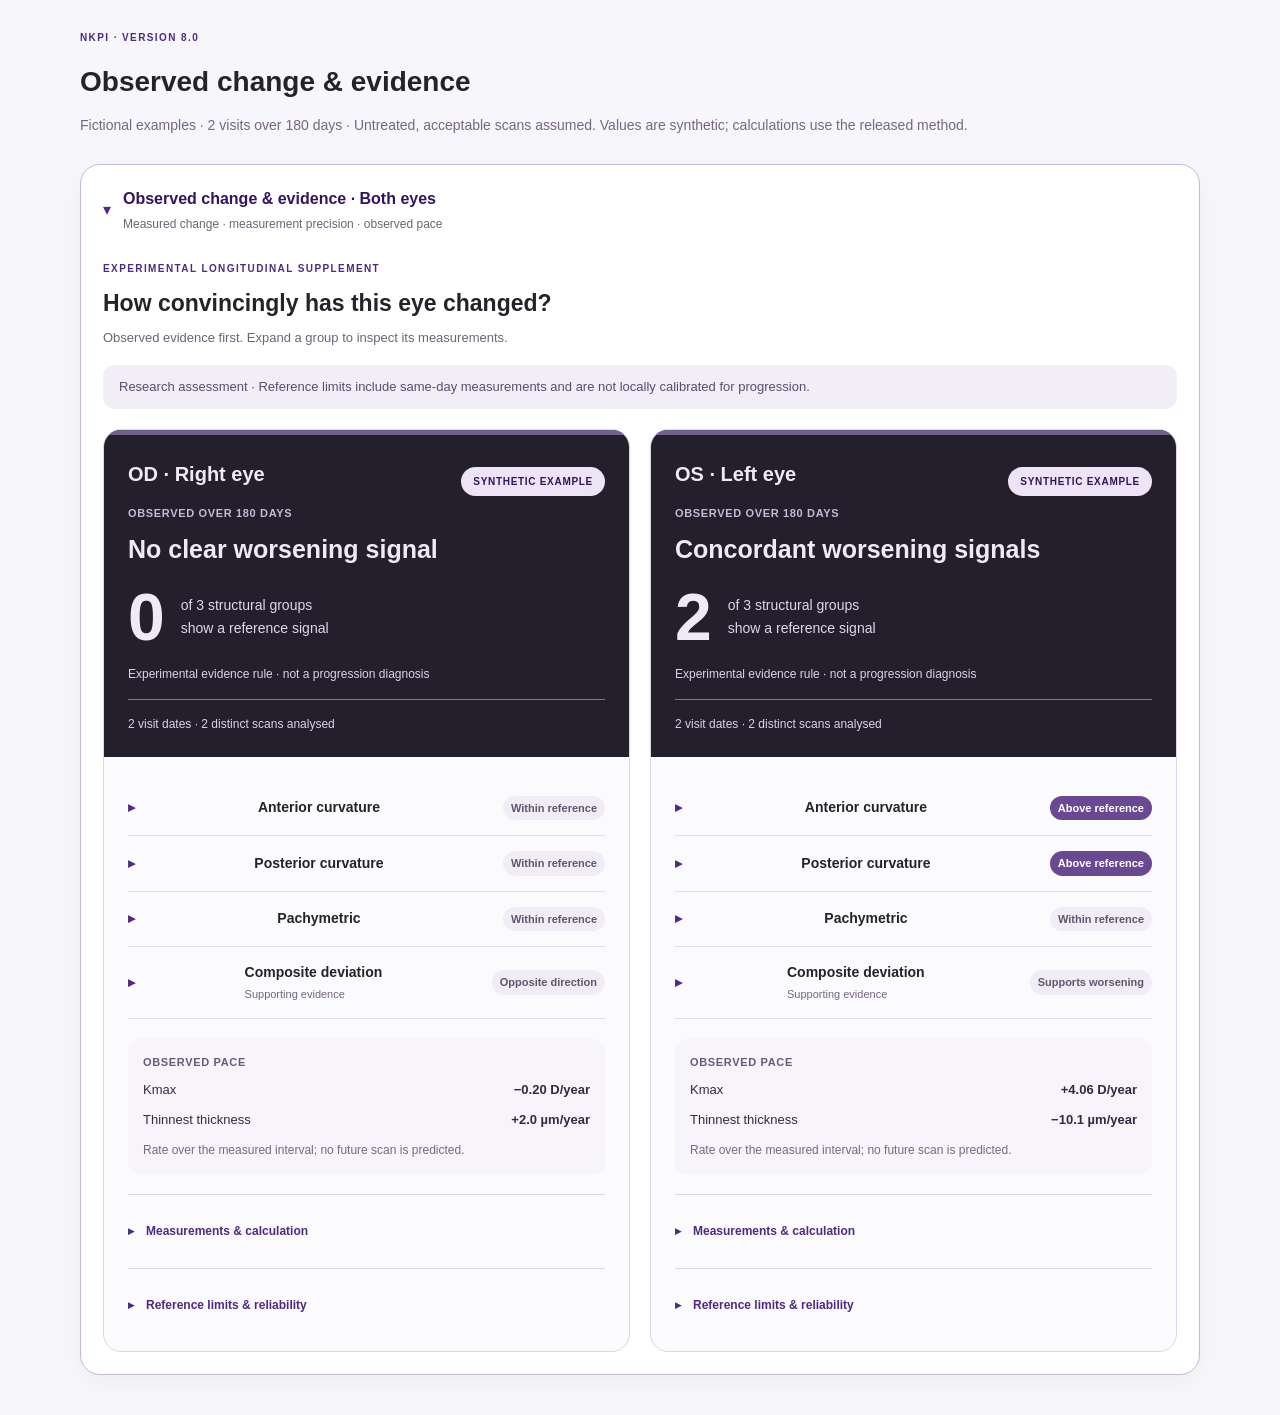
<file: docs/OBSERVED_EVIDENCE_PREVIEW.html>
<!doctype html><html lang="en"><head><meta charset="utf-8"><meta name="viewport" content="width=device-width,initial-scale=1"><title>NKPI 8.0 · Observed evidence preview</title><link rel="stylesheet" href="../components/app.css"><style>body{padding:24px 12px}main{max-width:1120px;margin:auto}.preview-note{color:#766781;font-size:14px;margin-bottom:24px}</style></head><body><main><span class="eyebrow">NKPI · VERSION 8.0</span><h1>Observed change &amp; evidence</h1><p class="preview-note">Fictional examples · 2 visits over 180 days · Untreated, acceptable scans assumed. Values are synthetic; calculations use the released method.</p><details class="card progression-drawer" open><summary><span><b>Observed change &amp; evidence · Both eyes</b><small>Measured change · measurement precision · observed pace</small></span></summary><div class="progression-intro"><span class="eyebrow">EXPERIMENTAL LONGITUDINAL SUPPLEMENT</span><h2>How convincingly has this eye changed?</h2><p>Observed evidence first. Expand a group to inspect its measurements.</p></div><div class="evidence-research-note">Research assessment · Reference limits include same-day measurements and are not locally calibrated for progression.</div><div id="cards" class="eye-grid"></div></details></main><script src="../components/schema.js"></script><script src="../components/progression_summary.js"></script><script>const data={"eyes":{"OD":{"eye":"OD","status":"ready","case":{"eye":"OD","mode":"longitudinal","age":24.0,"first":{"A":7.2,"B":5.8,"C":480.0,"Kmax":52.0,"BAD_D":4.0,"ARTmax":230.0},"latest":{"A":7.21,"B":5.81,"C":481.0,"Kmax":51.9,"BAD_D":3.9,"ARTmax":232.0},"interval_days":180,"scan_quality":{"first":"ok","latest":"ok"},"verified":true,"treatment":"untreated","context":{"lenses":false,"rubbing":false,"vision":false},"demo":true,"landmarks":null,"history":[]},"prediction":{"nkpi":35.537289871355455,"effects":[{"feature":"age","key":"age","label":"Age at first scan","value":24.0,"reference":34.95759666522927,"effect":13.56008711415025,"log_odds_term":1.0127505337786977},{"feature":"latest_ARTmax","key":"ARTmax","label":"Latest scan ARTmax","value":232.0,"reference":193.5,"effect":-4.855766325092752,"log_odds_term":-0.08535042960784243},{"feature":"interval_years","key":"interval_years","label":"Scan interval","value":0.49282326125793136,"reference":1.1745621059980698,"effect":3.0255683147298527,"log_odds_term":0.2706258714200433},{"feature":"latest_B","key":"B","label":"Latest scan PRC","value":5.81,"reference":5.385,"effect":2.2645349440605784,"log_odds_term":0.11434168392184121},{"feature":"latest_BAD_D","key":"BAD_D","label":"Latest scan BAD-D","value":3.9,"reference":5.75,"effect":1.2454250644216174,"log_odds_term":0.07828014668458579},{"feature":"raw_worsening_A","key":"A","label":"ARC change","value":-0.009999999999999787,"reference":0.019999999999999574,"effect":-1.1732888016190302,"log_odds_term":-0.0775706019091101},{"feature":"raw_worsening_Kmax","key":"Kmax","label":"Kmax change","value":-0.10000000000000142,"reference":0.10000000000000142,"effect":-0.5772734194130251,"log_odds_term":-0.05501007069951981},{"feature":"raw_worsening_ARTmax","key":"ARTmax","label":"ARTmax change","value":-2.0,"reference":5.0,"effect":-0.4550390603997343,"log_odds_term":-0.03284687707456679},{"feature":"latest_A","key":"A","label":"Latest scan ARC","value":7.21,"reference":7.0649999999999995,"effect":-0.4001187894453224,"log_odds_term":-0.027608231539968404},{"feature":"latest_Kmax","key":"Kmax","label":"Latest scan Kmax","value":51.9,"reference":51.3,"effect":0.35377979920881586,"log_odds_term":-0.017457261635071265},{"feature":"raw_worsening_B","key":"B","label":"PRC change","value":-0.009999999999999787,"reference":0.010000000000000675,"effect":0.32996303919195924,"log_odds_term":0.03401898002942279},{"feature":"latest_C","key":"C","label":"Latest scan Thinnest cornea","value":481.0,"reference":483.5,"effect":0.20515500532331288,"log_odds_term":0.005626723185125314},{"feature":"raw_worsening_BAD_D","key":"BAD_D","label":"BAD-D change","value":-0.10000000000000009,"reference":0.08000000000000007,"effect":-0.05581994496650111,"log_odds_term":-0.004227032199500512},{"feature":"raw_worsening_C","key":"C","label":"Thinnest cornea change","value":-1.0,"reference":-1.0,"effect":0.0,"log_odds_term":0.001552373083260213}],"outside_range":[]},"errors":[],"holds":[],"warnings":["This two-visit research model uses 50% of the original scan-interval coefficient. This amendment has not been recalibrated or clinically revalidated."],"measurements":[{"key":"A","label":"A \u00b7 ARC","name":"Anterior radius","unit":"mm","decimals":2,"low":2.5,"high":12.5,"first":7.2,"latest":7.21,"change":0.009999999999999787},{"key":"B","label":"B \u00b7 PRC","name":"Posterior radius","unit":"mm","decimals":2,"low":2.5,"high":12.5,"first":5.8,"latest":5.81,"change":0.009999999999999787},{"key":"C","label":"C \u00b7 Thinnest","name":"Minimum pachymetry","unit":"\u00b5m","decimals":0,"low":200,"high":800,"first":480.0,"latest":481.0,"change":1.0},{"key":"Kmax","label":"Kmax","name":"Maximum keratometry","unit":"D","decimals":1,"low":20,"high":100,"first":52.0,"latest":51.9,"change":-0.10000000000000142},{"key":"BAD_D","label":"BAD-D","name":"Belin\u2013Ambr\u00f3sio deviation","unit":"","decimals":2,"low":-5,"high":60,"first":4.0,"latest":3.9,"change":-0.10000000000000009},{"key":"ARTmax","label":"ARTmax","name":"Relational thickness","unit":"","decimals":1,"low":1,"high":1000,"first":230.0,"latest":232.0,"change":2.0}],"model":{"file":"release_model_longitudinal.json","sha256":"eed74a1a1c4ba2e05d1df1adc8dc9930d46f412b5cf5d400e18a8196868739c0","name":"Logistic research index \u2014 scan-interval coefficient \u00d7 0.5","release_id":"kcn-research-20260928-longitudinal-interval-half","endpoint":"Source-recorded CXL-like treatment status","n_eyes":262,"n_patients":148,"n_cxl":60,"auc":null,"auc95":null,"validation_status":"not_revalidated","interval_multiplier":0.5},"audit":[{"feature":"age","label":"Age at first scan","input_value":24.0,"model_value":24.0,"match":true},{"feature":"latest_A","label":"Latest scan ARC","input_value":7.21,"model_value":7.21,"match":true},{"feature":"latest_B","label":"Latest scan PRC","input_value":5.81,"model_value":5.81,"match":true},{"feature":"latest_C","label":"Latest scan Thinnest cornea","input_value":481.0,"model_value":481.0,"match":true},{"feature":"latest_BAD_D","label":"Latest scan BAD-D","input_value":3.9,"model_value":3.9,"match":true},{"feature":"latest_ARTmax","label":"Latest scan ARTmax","input_value":232.0,"model_value":232.0,"match":true},{"feature":"latest_Kmax","label":"Latest scan Kmax","input_value":51.9,"model_value":51.9,"match":true},{"feature":"raw_worsening_A","label":"ARC change","input_value":-0.009999999999999787,"model_value":-0.009999999999999787,"match":true},{"feature":"raw_worsening_B","label":"PRC change","input_value":-0.009999999999999787,"model_value":-0.009999999999999787,"match":true},{"feature":"raw_worsening_C","label":"Thinnest cornea change","input_value":-1.0,"model_value":-1.0,"match":true},{"feature":"raw_worsening_BAD_D","label":"BAD-D change","input_value":-0.10000000000000009,"model_value":-0.10000000000000009,"match":true},{"feature":"raw_worsening_ARTmax","label":"ARTmax change","input_value":-2.0,"model_value":-2.0,"match":true},{"feature":"raw_worsening_Kmax","label":"Kmax change","input_value":-0.10000000000000142,"model_value":-0.10000000000000142,"match":true},{"feature":"interval_years","label":"Scan interval","input_value":0.49282326125793136,"model_value":0.49282326125793136,"match":true}],"impact_audit":{"method":"one_feature_to_stored_training_median","unit":"NKPI points on the displayed 0\u2013100 scale","additive":false,"causal":false,"cohort":{"eyes":262,"patients":148,"events":60,"controls":202},"rows":[{"feature":"age","label":"Age at first scan","key":"age","source":"age","direction":1,"unit":"years","value":24.0,"reference":34.95759666522927,"difference_from_median":-10.957596665229268,"effect_points":13.56008711415025,"nkpi_at_median":21.977202757205205,"outside_training_range":false,"rank":1},{"feature":"latest_ARTmax","label":"Latest scan ARTmax","key":"ARTmax","source":"latest","direction":1,"unit":"","value":232.0,"reference":193.5,"difference_from_median":38.5,"effect_points":-4.855766325092752,"nkpi_at_median":40.39305619644821,"outside_training_range":false,"rank":2},{"feature":"interval_years","label":"Scan interval","key":"interval_years","source":"interval_years","direction":1,"unit":"years","value":0.49282326125793136,"reference":1.1745621059980698,"difference_from_median":-0.6817388447401385,"effect_points":3.0255683147298527,"nkpi_at_median":32.5117215566256,"outside_training_range":false,"rank":3},{"feature":"latest_B","label":"Latest scan PRC","key":"B","source":"latest","direction":1,"unit":"mm","value":5.81,"reference":5.385,"difference_from_median":0.4249999999999998,"effect_points":2.2645349440605784,"nkpi_at_median":33.272754927294876,"outside_training_range":false,"rank":4},{"feature":"latest_BAD_D","label":"Latest scan BAD-D","key":"BAD_D","source":"latest","direction":1,"unit":"","value":3.9,"reference":5.75,"difference_from_median":-1.85,"effect_points":1.2454250644216174,"nkpi_at_median":34.29186480693384,"outside_training_range":false,"rank":5},{"feature":"raw_worsening_A","label":"ARC change","key":"A","source":"change","direction":-1,"unit":"mm","value":-0.009999999999999787,"reference":0.019999999999999574,"difference_from_median":-0.02999999999999936,"effect_points":-1.1732888016190302,"nkpi_at_median":36.710578672974485,"outside_training_range":false,"rank":6},{"feature":"raw_worsening_Kmax","label":"Kmax change","key":"Kmax","source":"change","direction":1,"unit":"D","value":-0.10000000000000142,"reference":0.10000000000000142,"difference_from_median":-0.20000000000000284,"effect_points":-0.5772734194130251,"nkpi_at_median":36.11456329076848,"outside_training_range":false,"rank":7},{"feature":"raw_worsening_ARTmax","label":"ARTmax change","key":"ARTmax","source":"change","direction":-1,"unit":"","value":-2.0,"reference":5.0,"difference_from_median":-7.0,"effect_points":-0.4550390603997343,"nkpi_at_median":35.99232893175519,"outside_training_range":false,"rank":8},{"feature":"latest_A","label":"Latest scan ARC","key":"A","source":"latest","direction":1,"unit":"mm","value":7.21,"reference":7.0649999999999995,"difference_from_median":0.14500000000000046,"effect_points":-0.4001187894453224,"nkpi_at_median":35.93740866080078,"outside_training_range":false,"rank":9},{"feature":"latest_Kmax","label":"Latest scan Kmax","key":"Kmax","source":"latest","direction":1,"unit":"D","value":51.9,"reference":51.3,"difference_from_median":0.6000000000000014,"effect_points":0.35377979920881586,"nkpi_at_median":35.18351007214664,"outside_training_range":false,"rank":10},{"feature":"raw_worsening_B","label":"PRC change","key":"B","source":"change","direction":-1,"unit":"mm","value":-0.009999999999999787,"reference":0.010000000000000675,"difference_from_median":-0.020000000000000462,"effect_points":0.32996303919195924,"nkpi_at_median":35.207326832163496,"outside_training_range":false,"rank":11},{"feature":"latest_C","label":"Latest scan Thinnest cornea","key":"C","source":"latest","direction":1,"unit":"\u00b5m","value":481.0,"reference":483.5,"difference_from_median":-2.5,"effect_points":0.20515500532331288,"nkpi_at_median":35.33213486603214,"outside_training_range":false,"rank":12},{"feature":"raw_worsening_BAD_D","label":"BAD-D change","key":"BAD_D","source":"change","direction":1,"unit":"","value":-0.10000000000000009,"reference":0.08000000000000007,"difference_from_median":-0.18000000000000016,"effect_points":-0.05581994496650111,"nkpi_at_median":35.593109816321956,"outside_training_range":false,"rank":13},{"feature":"raw_worsening_C","label":"Thinnest cornea change","key":"C","source":"change","direction":-1,"unit":"\u00b5m","value":-1.0,"reference":-1.0,"difference_from_median":0.0,"effect_points":0.0,"nkpi_at_median":35.537289871355455,"outside_training_range":false,"rank":14}]},"input_sha256":"449520bd9173612f3a743df62552c32ffe68c7a32675d53084f4775e88ddb67f","model_sha256":"eed74a1a1c4ba2e05d1df1adc8dc9930d46f412b5cf5d400e18a8196868739c0","evidence":{"version":"1.0.0-observed-evidence","model_sha256":"998c8ad6323d84a0782be2163d91f8bcc8410fd259c686831ccba1a01fa071cc","input_sha256":"449520bd9173612f3a743df62552c32ffe68c7a32675d53084f4775e88ddb67f","eye":"OD","research_only":true,"status":"ready","reason":"","calibrated":false,"interval_days":180,"visits":2,"scans":2,"title":"No clear worsening signal","structural_count":0,"domains":[{"key":"anterior","name":"Anterior curvature","components":["A","Kmax"],"z":-0.1661370407150016,"adjusted_tail":1.0,"signal":false,"mixed":false,"stress_signal":false},{"key":"posterior","name":"Posterior curvature","components":["B"],"z":-0.14961832061067304,"adjusted_tail":1.0,"signal":false,"mixed":false,"stress_signal":false},{"key":"pachymetric","name":"Pachymetric","components":["C","ARTmax"],"z":-0.11331788197539212,"adjusted_tail":1.0,"signal":false,"mixed":false,"stress_signal":false}],"composite":{"z":-0.24197530864197644,"direction":"opposite","support":false},"rows":[{"key":"A","first":7.2,"latest":7.21,"change":0.009999999999999787,"annual_rate":0.020291250000003352,"annual_se":0.10973839285714286,"reference_pair_limit":0.106,"z":-0.18490566037738904,"cohort_annual_rate":0.02579821791442724,"cohort_annual_se":0.07488900280825045},{"key":"B","first":5.8,"latest":5.81,"change":0.009999999999999787,"annual_rate":0.020291249999998106,"annual_se":0.1356200892857143,"reference_pair_limit":0.131,"z":-0.14961832061067304,"cohort_annual_rate":0.02365422751952071,"cohort_annual_se":0.07378315504048463},{"key":"C","first":480.0,"latest":481.0,"change":1.0,"annual_rate":2.0291249999998597,"annual_se":14.70080357142857,"reference_pair_limit":14.2,"z":-0.13802816901407497,"cohort_annual_rate":1.2064642888298887,"cohort_annual_se":6.102902502062683},{"key":"Kmax","first":52.0,"latest":51.9,"change":-0.10000000000000142,"annual_rate":-0.20291249999997607,"annual_se":1.3769062500000002,"reference_pair_limit":1.33,"z":-0.14736842105261416,"cohort_annual_rate":-0.05397806069519697,"cohort_annual_se":1.2089201332113695},{"key":"BAD_D","first":4.0,"latest":3.9,"change":-0.10000000000000009,"annual_rate":-0.202912500000001,"annual_se":0.8385669642857144,"reference_pair_limit":0.81,"z":-0.24197530864197644,"cohort_annual_rate":-0.11090021647099192,"cohort_annual_se":0.47041664193128907},{"key":"ARTmax","first":230.0,"latest":232.0,"change":2.0,"annual_rate":4.05825000000002,"annual_se":45.800250000000005,"reference_pair_limit":44.24,"z":-0.08860759493670928,"cohort_annual_rate":2.7320676425474866,"cohort_annual_se":19.919197047962015}],"notes":["Precision references include same-day studies; this is not locally calibrated interday progression evidence.","Two dates estimate a rate but cannot establish a persistent trend."],"cohort_adjusted":true,"cohort":{"eyes":179,"patients":101},"reference_profile":"Published same-day precision; severity bands for Kmax; visit-scatter inflation; no repeat-count precision bonus","observations":[{"day":0,"values":{"A":7.2,"B":5.8,"C":480.0,"Kmax":52.0,"BAD_D":4.0,"ARTmax":230.0},"scans":1},{"day":180,"values":{"A":7.21,"B":5.81,"C":481.0,"Kmax":51.9,"BAD_D":3.9,"ARTmax":232.0},"scans":1}],"historical_rule_count":0}},"OS":{"eye":"OS","status":"ready","case":{"eye":"OS","mode":"longitudinal","age":24.0,"first":{"A":7.2,"B":5.8,"C":480.0,"Kmax":52.0,"BAD_D":4.0,"ARTmax":230.0},"latest":{"A":7.0,"B":5.6,"C":475.0,"Kmax":54.0,"BAD_D":5.0,"ARTmax":220.0},"interval_days":180,"scan_quality":{"first":"ok","latest":"ok"},"verified":true,"treatment":"untreated","context":{"lenses":false,"rubbing":false,"vision":false},"demo":true,"landmarks":null,"history":[]},"prediction":{"nkpi":50.019792342136995,"effects":[{"feature":"age","key":"age","label":"Age at first scan","value":24.0,"reference":34.95759666522927,"effect":16.18576565829907,"log_odds_term":1.0127505337786977},{"feature":"raw_worsening_A","key":"A","label":"ARC change","value":0.20000000000000018,"reference":0.019999999999999574,"effect":7.569494417495704,"log_odds_term":0.2783872393785678},{"feature":"raw_worsening_Kmax","key":"Kmax","label":"Kmax change","value":2.0,"reference":0.10000000000000142,"effect":5.935579040360857,"log_odds_term":0.208635755945739},{"feature":"latest_ARTmax","key":"ARTmax","label":"Latest scan ARTmax","value":220.0,"reference":193.5,"effect":-3.5454583495124155,"log_odds_term":-0.021021024475462186},{"feature":"raw_worsening_B","key":"B","label":"PRC change","value":0.20000000000000018,"reference":0.010000000000000675,"effect":-3.4226118627081803,"log_odds_term":-0.11753764193161767},{"feature":"interval_years","key":"interval_years","label":"Scan interval","value":0.49282326125793136,"reference":1.1745621059980698,"effect":3.366212052889445,"log_odds_term":0.2706258714200433},{"feature":"latest_Kmax","key":"Kmax","label":"Latest scan Kmax","value":54.0,"reference":51.3,"effect":1.7406154678750383,"log_odds_term":0.036716372609803316},{"feature":"latest_B","key":"B","label":"Latest scan PRC","value":5.6,"reference":5.385,"effect":1.2691263918536322,"log_odds_term":0.06474704892476041},{"feature":"latest_C","key":"C","label":"Latest scan Thinnest cornea","value":475.0,"reference":483.5,"effect":0.7621542344433365,"log_odds_term":0.027147912593926047},{"feature":"latest_BAD_D","key":"BAD_D","label":"Latest scan BAD-D","value":5.0,"reference":5.75,"effect":0.5554886669582828,"log_odds_term":0.045690275576608},{"feature":"raw_worsening_ARTmax","key":"ARTmax","label":"ARTmax change","value":10.0,"reference":5.0,"effect":0.3536959081997324,"log_odds_term":0.001108406735833782},{"feature":"raw_worsening_BAD_D","key":"BAD_D","label":"BAD-D change","value":1.0,"reference":0.08000000000000007,"effect":0.31123931827630713,"log_odds_term":0.010658484417020107},{"feature":"latest_A","key":"A","label":"Latest scan ARC","value":7.0,"reference":7.0649999999999995,"effect":0.19525184647704918,"log_odds_term":-0.0023755920162297673},{"feature":"raw_worsening_C","key":"C","label":"Thinnest cornea change","value":5.0,"reference":-1.0,"effect":-0.09160381397849449,"log_odds_term":-0.002111786806957587}],"outside_range":[]},"errors":[],"holds":[],"warnings":["This two-visit research model uses 50% of the original scan-interval coefficient. This amendment has not been recalibrated or clinically revalidated."],"measurements":[{"key":"A","label":"A \u00b7 ARC","name":"Anterior radius","unit":"mm","decimals":2,"low":2.5,"high":12.5,"first":7.2,"latest":7.0,"change":-0.20000000000000018},{"key":"B","label":"B \u00b7 PRC","name":"Posterior radius","unit":"mm","decimals":2,"low":2.5,"high":12.5,"first":5.8,"latest":5.6,"change":-0.20000000000000018},{"key":"C","label":"C \u00b7 Thinnest","name":"Minimum pachymetry","unit":"\u00b5m","decimals":0,"low":200,"high":800,"first":480.0,"latest":475.0,"change":-5.0},{"key":"Kmax","label":"Kmax","name":"Maximum keratometry","unit":"D","decimals":1,"low":20,"high":100,"first":52.0,"latest":54.0,"change":2.0},{"key":"BAD_D","label":"BAD-D","name":"Belin\u2013Ambr\u00f3sio deviation","unit":"","decimals":2,"low":-5,"high":60,"first":4.0,"latest":5.0,"change":1.0},{"key":"ARTmax","label":"ARTmax","name":"Relational thickness","unit":"","decimals":1,"low":1,"high":1000,"first":230.0,"latest":220.0,"change":-10.0}],"model":{"file":"release_model_longitudinal.json","sha256":"eed74a1a1c4ba2e05d1df1adc8dc9930d46f412b5cf5d400e18a8196868739c0","name":"Logistic research index \u2014 scan-interval coefficient \u00d7 0.5","release_id":"kcn-research-20260928-longitudinal-interval-half","endpoint":"Source-recorded CXL-like treatment status","n_eyes":262,"n_patients":148,"n_cxl":60,"auc":null,"auc95":null,"validation_status":"not_revalidated","interval_multiplier":0.5},"audit":[{"feature":"age","label":"Age at first scan","input_value":24.0,"model_value":24.0,"match":true},{"feature":"latest_A","label":"Latest scan ARC","input_value":7.0,"model_value":7.0,"match":true},{"feature":"latest_B","label":"Latest scan PRC","input_value":5.6,"model_value":5.6,"match":true},{"feature":"latest_C","label":"Latest scan Thinnest cornea","input_value":475.0,"model_value":475.0,"match":true},{"feature":"latest_BAD_D","label":"Latest scan BAD-D","input_value":5.0,"model_value":5.0,"match":true},{"feature":"latest_ARTmax","label":"Latest scan ARTmax","input_value":220.0,"model_value":220.0,"match":true},{"feature":"latest_Kmax","label":"Latest scan Kmax","input_value":54.0,"model_value":54.0,"match":true},{"feature":"raw_worsening_A","label":"ARC change","input_value":0.20000000000000018,"model_value":0.20000000000000018,"match":true},{"feature":"raw_worsening_B","label":"PRC change","input_value":0.20000000000000018,"model_value":0.20000000000000018,"match":true},{"feature":"raw_worsening_C","label":"Thinnest cornea change","input_value":5.0,"model_value":5.0,"match":true},{"feature":"raw_worsening_BAD_D","label":"BAD-D change","input_value":1.0,"model_value":1.0,"match":true},{"feature":"raw_worsening_ARTmax","label":"ARTmax change","input_value":10.0,"model_value":10.0,"match":true},{"feature":"raw_worsening_Kmax","label":"Kmax change","input_value":2.0,"model_value":2.0,"match":true},{"feature":"interval_years","label":"Scan interval","input_value":0.49282326125793136,"model_value":0.49282326125793136,"match":true}],"impact_audit":{"method":"one_feature_to_stored_training_median","unit":"NKPI points on the displayed 0\u2013100 scale","additive":false,"causal":false,"cohort":{"eyes":262,"patients":148,"events":60,"controls":202},"rows":[{"feature":"age","label":"Age at first scan","key":"age","source":"age","direction":1,"unit":"years","value":24.0,"reference":34.95759666522927,"difference_from_median":-10.957596665229268,"effect_points":16.18576565829907,"nkpi_at_median":33.834026683837926,"outside_training_range":false,"rank":1},{"feature":"raw_worsening_A","label":"ARC change","key":"A","source":"change","direction":-1,"unit":"mm","value":0.20000000000000018,"reference":0.019999999999999574,"difference_from_median":0.1800000000000006,"effect_points":7.569494417495704,"nkpi_at_median":42.45029792464129,"outside_training_range":false,"rank":2},{"feature":"raw_worsening_Kmax","label":"Kmax change","key":"Kmax","source":"change","direction":1,"unit":"D","value":2.0,"reference":0.10000000000000142,"difference_from_median":1.8999999999999986,"effect_points":5.935579040360857,"nkpi_at_median":44.08421330177614,"outside_training_range":false,"rank":3},{"feature":"latest_ARTmax","label":"Latest scan ARTmax","key":"ARTmax","source":"latest","direction":1,"unit":"","value":220.0,"reference":193.5,"difference_from_median":26.5,"effect_points":-3.5454583495124155,"nkpi_at_median":53.56525069164941,"outside_training_range":false,"rank":4},{"feature":"raw_worsening_B","label":"PRC change","key":"B","source":"change","direction":-1,"unit":"mm","value":0.20000000000000018,"reference":0.010000000000000675,"difference_from_median":0.1899999999999995,"effect_points":-3.4226118627081803,"nkpi_at_median":53.442404204845175,"outside_training_range":false,"rank":5},{"feature":"interval_years","label":"Scan interval","key":"interval_years","source":"interval_years","direction":1,"unit":"years","value":0.49282326125793136,"reference":1.1745621059980698,"difference_from_median":-0.6817388447401385,"effect_points":3.366212052889445,"nkpi_at_median":46.65358028924755,"outside_training_range":false,"rank":6},{"feature":"latest_Kmax","label":"Latest scan Kmax","key":"Kmax","source":"latest","direction":1,"unit":"D","value":54.0,"reference":51.3,"difference_from_median":2.700000000000003,"effect_points":1.7406154678750383,"nkpi_at_median":48.27917687426196,"outside_training_range":false,"rank":7},{"feature":"latest_B","label":"Latest scan PRC","key":"B","source":"latest","direction":1,"unit":"mm","value":5.6,"reference":5.385,"difference_from_median":0.21499999999999986,"effect_points":1.2691263918536322,"nkpi_at_median":48.75066595028336,"outside_training_range":false,"rank":8},{"feature":"latest_C","label":"Latest scan Thinnest cornea","key":"C","source":"latest","direction":1,"unit":"\u00b5m","value":475.0,"reference":483.5,"difference_from_median":-8.5,"effect_points":0.7621542344433365,"nkpi_at_median":49.25763810769366,"outside_training_range":false,"rank":9},{"feature":"latest_BAD_D","label":"Latest scan BAD-D","key":"BAD_D","source":"latest","direction":1,"unit":"","value":5.0,"reference":5.75,"difference_from_median":-0.75,"effect_points":0.5554886669582828,"nkpi_at_median":49.46430367517871,"outside_training_range":false,"rank":10},{"feature":"raw_worsening_ARTmax","label":"ARTmax change","key":"ARTmax","source":"change","direction":-1,"unit":"","value":10.0,"reference":5.0,"difference_from_median":5.0,"effect_points":0.3536959081997324,"nkpi_at_median":49.66609643393726,"outside_training_range":false,"rank":11},{"feature":"raw_worsening_BAD_D","label":"BAD-D change","key":"BAD_D","source":"change","direction":1,"unit":"","value":1.0,"reference":0.08000000000000007,"difference_from_median":0.9199999999999999,"effect_points":0.31123931827630713,"nkpi_at_median":49.70855302386069,"outside_training_range":false,"rank":12},{"feature":"latest_A","label":"Latest scan ARC","key":"A","source":"latest","direction":1,"unit":"mm","value":7.0,"reference":7.0649999999999995,"difference_from_median":-0.0649999999999995,"effect_points":0.19525184647704918,"nkpi_at_median":49.824540495659946,"outside_training_range":false,"rank":13},{"feature":"raw_worsening_C","label":"Thinnest cornea change","key":"C","source":"change","direction":-1,"unit":"\u00b5m","value":5.0,"reference":-1.0,"difference_from_median":6.0,"effect_points":-0.09160381397849449,"nkpi_at_median":50.11139615611549,"outside_training_range":false,"rank":14}]},"input_sha256":"216e56064b35237f86f433ceb1b3451f1d4c7148179fe9b8230526eacfd6c669","model_sha256":"eed74a1a1c4ba2e05d1df1adc8dc9930d46f412b5cf5d400e18a8196868739c0","evidence":{"version":"1.0.0-observed-evidence","model_sha256":"998c8ad6323d84a0782be2163d91f8bcc8410fd259c686831ccba1a01fa071cc","input_sha256":"216e56064b35237f86f433ceb1b3451f1d4c7148179fe9b8230526eacfd6c669","eye":"OS","research_only":true,"status":"ready","reason":"","calibrated":false,"interval_days":180,"visits":2,"scans":2,"title":"Concordant worsening signals","structural_count":2,"domains":[{"key":"anterior","name":"Anterior curvature","components":["A","Kmax"],"z":3.1714955747295575,"adjusted_tail":0.0022748426803763985,"signal":true,"mixed":false,"stress_signal":false},{"key":"posterior","name":"Posterior curvature","components":["B"],"z":2.992366412213754,"adjusted_tail":0.0027682379042524687,"signal":true,"mixed":false,"stress_signal":false},{"key":"pachymetric","name":"Pachymetric","components":["C","ARTmax"],"z":0.5665894098769855,"adjusted_tail":0.28549658581258636,"signal":false,"mixed":false,"stress_signal":false}],"composite":{"z":2.4197530864197514,"direction":"worsening","support":true},"rows":[{"key":"A","first":7.2,"latest":7.0,"change":-0.20000000000000018,"annual_rate":-0.4058249999999986,"annual_se":0.10973839285714286,"reference_pair_limit":0.106,"z":3.698113207547157,"cohort_annual_rate":-0.37227173971112404,"cohort_annual_se":0.07499718824597822},{"key":"B","first":5.8,"latest":5.6,"change":-0.20000000000000018,"annual_rate":-0.4058250000000019,"annual_se":0.1356200892857143,"reference_pair_limit":0.131,"z":2.992366412213754,"cohort_annual_rate":-0.3632462700782526,"cohort_annual_se":0.07383734360270783},{"key":"C","first":480.0,"latest":475.0,"change":-5.0,"annual_rate":-10.145625000000067,"annual_se":14.70080357142857,"reference_pair_limit":14.2,"z":0.6901408450704271,"cohort_annual_rate":-15.129598150973967,"cohort_annual_se":6.104217287158895},{"key":"Kmax","first":52.0,"latest":54.0,"change":2.0,"annual_rate":4.058249999999981,"annual_se":1.5343808255538287,"reference_pair_limit":1.62,"z":2.6448779419119575,"cohort_annual_rate":3.4521153501980812,"cohort_annual_se":1.3113444458649393},{"key":"BAD_D","first":4.0,"latest":5.0,"change":1.0,"annual_rate":2.0291249999999987,"annual_se":0.8385669642857144,"reference_pair_limit":0.81,"z":2.4197530864197514,"cohort_annual_rate":2.201584513378165,"cohort_annual_se":0.47134874750602074},{"key":"ARTmax","first":230.0,"latest":220.0,"change":-10.0,"annual_rate":-20.291249999999984,"annual_se":45.800250000000005,"reference_pair_limit":44.24,"z":0.4430379746835439,"cohort_annual_rate":-37.93815089059923,"cohort_annual_se":19.948558080787155}],"notes":["Precision references include same-day studies; this is not locally calibrated interday progression evidence.","Two dates estimate a rate but cannot establish a persistent trend.","At least one signal is sensitive to doubling the reference measurement error."],"cohort_adjusted":true,"cohort":{"eyes":179,"patients":101},"reference_profile":"Published same-day precision; severity bands for Kmax; visit-scatter inflation; no repeat-count precision bonus","observations":[{"day":0,"values":{"A":7.2,"B":5.8,"C":480.0,"Kmax":52.0,"BAD_D":4.0,"ARTmax":230.0},"scans":1},{"day":180,"values":{"A":7.0,"B":5.6,"C":475.0,"Kmax":54.0,"BAD_D":5.0,"ARTmax":220.0},"scans":1}],"historical_rule_count":3}}},"version":"3.1.0-interval-half","ui_version":"8.0.0-observed-evidence"};const config={"version": "1.0.0-observed-evidence", "sha256": "998c8ad6323d84a0782be2163d91f8bcc8410fd259c686831ccba1a01fa071cc", "research_only": true, "cohort": {"eyes": 179, "patients": 101}, "method": "External-reference observed evidence and joint empirical-Bayes trends", "calibrated": false};document.getElementById('cards').innerHTML=Object.values(data.eyes).map(r=>NKPIProgression.render(NKPIProgression.summarize({...r.case,enabled:true},r,false,config))).join('');</script></body></html>
</file>
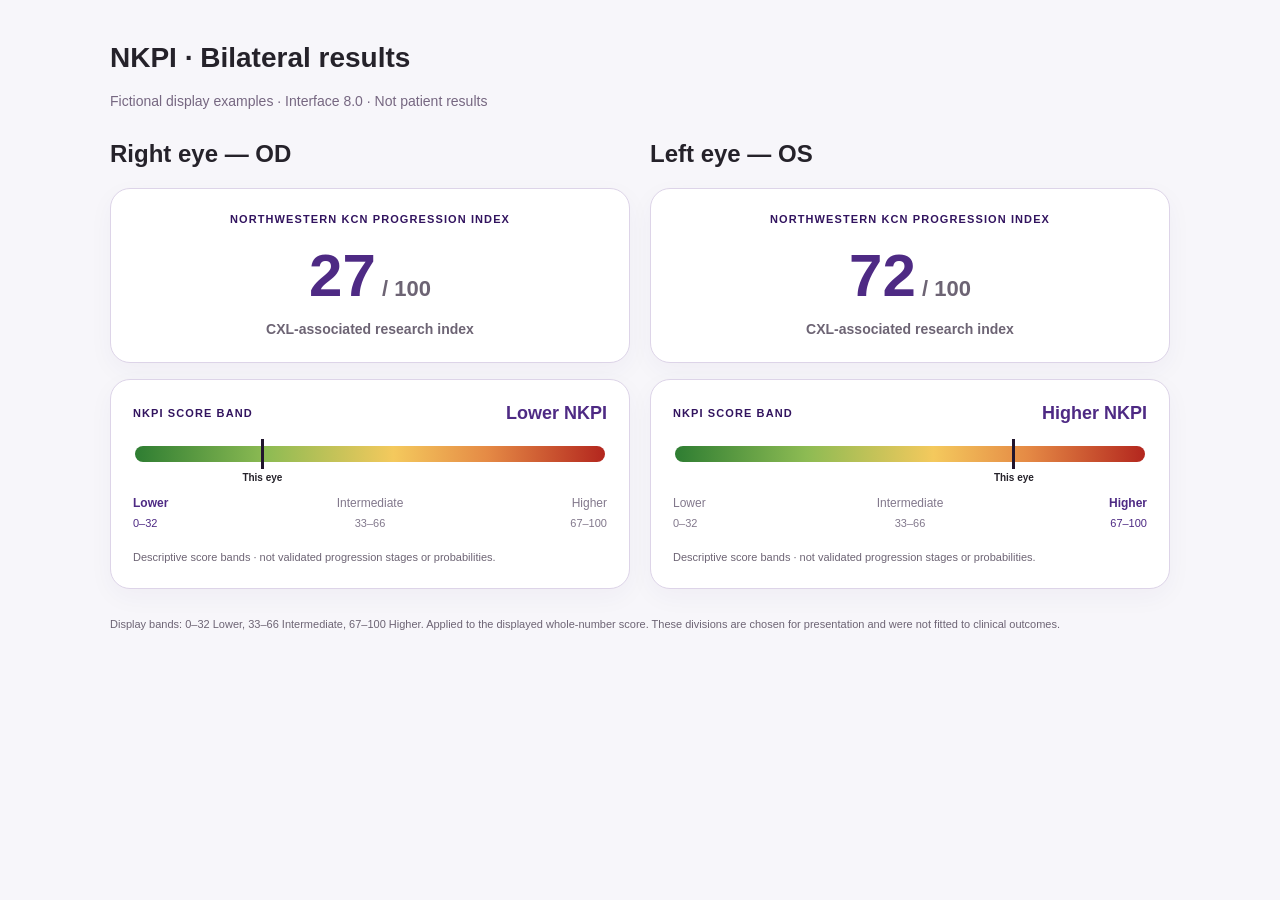
<file: docs/SCORE_BAND_PREVIEW.html>
<!doctype html><html lang="en"><head><meta charset="utf-8"><meta name="viewport" content="width=device-width,initial-scale=1"><title>NKPI 8.0 · Score-band preview</title><link rel="stylesheet" href="../components/app.css"><style>body{padding:24px 12px}main{max-width:1060px;margin:auto}.preview-note{color:#766781;font-size:14px;margin-bottom:24px}</style></head><body><main><h1>NKPI · Bilateral results</h1><p class="preview-note">Fictional display examples · Interface 8.0 · Not patient results</p><div class="eye-grid"><section><h2>Right eye — OD</h2><div class="clinical-card score-card"><div class="score-label">Northwestern KCN Progression Index</div><div class="score-number">27<span> / 100</span></div><div class="score-sub">CXL-associated research index</div></div><div class="clinical-card score-band-card" data-score-band="lower"><div class="score-band-heading"><span class="score-label">NKPI score band</span><strong>Lower NKPI</strong></div><div class="gauge" role="img" aria-label="NKPI 27 of 100, Lower NKPI, descriptive score band"><div class="marker" style="left:27%"></div></div><div class="score-band-legend"><span class="active"><b>Lower</b><small>0–32</small></span><span><b>Intermediate</b><small>33–66</small></span><span><b>Higher</b><small>67–100</small></span></div><p class="micro score-band-note">Descriptive score bands · not validated progression stages or probabilities.</p></div></section><section><h2>Left eye — OS</h2><div class="clinical-card score-card"><div class="score-label">Northwestern KCN Progression Index</div><div class="score-number">72<span> / 100</span></div><div class="score-sub">CXL-associated research index</div></div><div class="clinical-card score-band-card" data-score-band="higher"><div class="score-band-heading"><span class="score-label">NKPI score band</span><strong>Higher NKPI</strong></div><div class="gauge" role="img" aria-label="NKPI 72 of 100, Higher NKPI, descriptive score band"><div class="marker" style="left:72%"></div></div><div class="score-band-legend"><span><b>Lower</b><small>0–32</small></span><span><b>Intermediate</b><small>33–66</small></span><span class="active"><b>Higher</b><small>67–100</small></span></div><p class="micro score-band-note">Descriptive score bands · not validated progression stages or probabilities.</p></div></section></div><p class="micro">Display bands: 0–32 Lower, 33–66 Intermediate, 67–100 Higher. Applied to the displayed whole-number score. These divisions are chosen for presentation and were not fitted to clinical outcomes.</p></main></body></html>
</file>
<file: components/app.css>
:root{color-scheme:light;--purple:#4E2A84;--dark:#32145F;--light:#EDE5F5;--bg:#F7F6FA;--text:#25222A;--muted:#6D6474;--border:#DDD4E8}*{box-sizing:border-box}html,body{margin:0;height:auto;min-height:0;background:var(--bg);color:var(--text);font-family:-apple-system,BlinkMacSystemFont,"Segoe UI",Arial,sans-serif;line-height:1.5}#app{max-width:1080px;margin:0 auto;padding:4px 16px 18px}h1{font-size:28px;line-height:1.25;margin:16px 0}h2{font-size:24px;margin:0 0 16px}h3{font-size:18px;margin:0 0 12px}.utility{display:flex;align-items:center;justify-content:space-between;gap:12px;margin:6px 0 16px;font-size:12px;color:var(--muted)}.utility div,.actions{display:flex;flex-wrap:wrap;gap:8px}button{border:1px solid var(--border);border-radius:999px;background:#fff;color:var(--dark);font:inherit;font-size:13px;font-weight:650;padding:10px 17px;cursor:pointer;min-height:42px}button:hover{background:var(--light);border-color:var(--purple)}button.primary{color:#fff;background:var(--purple);border-color:var(--purple)}button:disabled{opacity:.45;cursor:not-allowed}button:focus-visible,input:focus-visible,select:focus-visible,summary:focus-visible{outline:3px solid #9A7BC6;outline-offset:2px}iframe{display:block;width:100%;border:0;background:var(--bg)}#extractor-frame{min-height:870px}#cornea-frame{height:700px}.card,.clinical-card{background:#fff;border:1px solid var(--border);border-radius:20px;padding:22px;margin:16px 0;box-shadow:0 8px 26px rgba(50,20,95,.04)}summary{cursor:pointer;display:flex;align-items:center;gap:12px;list-style:none}summary:before{content:"▸";color:var(--purple)}details[open]>summary:before{content:"▾"}summary small{display:block;font-size:13px;color:var(--muted);font-weight:400;margin-top:3px}.eye-grid{display:grid;grid-template-columns:1fr 1fr;gap:20px;align-items:start}.eye-editor{border:1px solid var(--border);border-radius:16px;padding:18px;min-width:0}.editor-title{display:flex;align-items:center;justify-content:space-between;gap:10px;margin-bottom:16px;font-size:17px;font-weight:700}.editor-title select{max-width:135px}.field{display:flex;flex-direction:column;gap:6px;font-size:13px;font-weight:600}.editor-settings,.quality-grid{display:grid;grid-template-columns:1fr 1fr;gap:10px;margin-bottom:15px}.editor-settings:has([hidden]),.quality-grid:has(>:only-child){grid-template-columns:1fr}.field input,select,input[type=number]{width:100%;min-width:0;min-height:43px;border:1px solid #D8CEE5;border-radius:9px;padding:9px 10px;background:#fff;color:var(--text);font:inherit;font-size:15px}.entry-header,.entry-row{display:grid;grid-template-columns:1.05fr 1fr;gap:9px;align-items:center;margin:10px 0}.paired .entry-header,.paired .entry-row{grid-template-columns:1fr .8fr .8fr}.entry-header{font-size:11px;color:var(--muted);text-transform:uppercase;letter-spacing:.06em}.entry-label{font-size:13px;font-weight:650}.entry-label small{display:block;font-size:11px;color:var(--muted);font-weight:400}.check{display:flex;gap:9px;align-items:flex-start;font-size:13px;font-weight:500}.check input{accent-color:var(--purple);width:17px;height:17px;flex-shrink:0;margin-top:3px}.eligibility{margin-top:15px;padding:12px;background:var(--light);border-radius:10px}.form-footer{display:flex;align-items:center;justify-content:space-between;gap:16px;padding-top:22px}.notice{border:1px solid var(--border);border-radius:12px;padding:14px 16px;background:var(--light);margin:14px 0;font-size:14px}.notice.error{background:#FFF2F1;border-color:#E5B5B2;color:#88271F}.notice.success{background:#EFF8F1;color:#255D38;border-color:#C9DCCD}.notice.warning{background:#FFF8E8;border-color:#E9D4A8;color:#745017}.muted{color:var(--muted);font-size:13px}.micro{font-size:11px;color:var(--muted)}.section-head{display:flex;align-items:center;justify-content:space-between;gap:12px}.badge{border-radius:99px;background:var(--light);color:var(--dark);padding:7px 12px;font-size:10px;font-weight:700;letter-spacing:.07em}.score-label{font-size:11px;text-transform:uppercase;color:var(--dark);letter-spacing:.1em;font-weight:700}.score-number{font-size:60px;line-height:1.25;color:var(--purple);font-weight:780;margin:10px 0 0}.score-number span{font-size:22px;color:var(--muted)}.score-sub{font-size:14px;font-weight:600;color:var(--muted);margin-top:6px}.score-card{text-align:center}.gauge-labels{display:flex;justify-content:space-between;font-size:11px;color:var(--muted)}.gauge{position:relative;height:16px;border-radius:99px;background:linear-gradient(90deg,#2E7D32 0%,#8DBB53 28%,#F4C95D 55%,#E58A45 75%,#B3261E 100%);margin:14px 2px 32px}.marker{position:absolute;top:-7px;width:3px;height:30px;background:#21152D;transform:translateX(-1px)}.marker:after{content:"This eye";position:absolute;top:31px;left:50%;transform:translateX(-50%);white-space:nowrap;font-size:10px;font-weight:700}.interpretation{background:var(--light);color:var(--dark);padding:15px;border-radius:13px;font-size:14px;line-height:1.65}.reason-up,.reason-down{border-left:4px solid #B3261E;border-radius:12px;padding:14px 15px;margin:10px 0;background:#FFF4F3;font-size:13px}.reason-down{border-left-color:#2E7D32;background:#F1FAF3}.clinical-card .score-label{margin-bottom:10px}.audit{margin-top:14px}.audit .table-wrap{margin-top:12px}.table-wrap{overflow:auto;max-width:100%}table{border-collapse:collapse;width:100%;font-size:12px;text-align:left}th,td{border-bottom:1px solid #E9E3EF;padding:8px 5px;vertical-align:top}th{color:var(--dark);font-weight:650;background:#F7F4FA}td.num{font-variant-numeric:tabular-nums}.result-actions{display:flex;gap:8px;flex-wrap:wrap;margin:16px 0}.limits p{font-size:13px}.viewer-heading{padding-top:24px;border-top:1px solid var(--border);margin-top:26px}.eyebrow{color:var(--purple);font-size:10px;font-weight:700;letter-spacing:.14em}.hash{font:10px ui-monospace,SFMono-Regular,Consolas,monospace;overflow-wrap:anywhere}footer{display:flex;align-items:center;justify-content:space-between;gap:12px;margin:20px 0;color:var(--muted);font-size:11px}dialog{max-width:480px;border:1px solid var(--border);border-radius:20px;padding:28px;color:var(--text)}dialog::backdrop{background:rgba(35,20,50,.35)}[hidden]{display:none!important}@media(max-width:700px){#app{padding:4px 8px 12px}.utility{flex-direction:column;align-items:flex-start}.eye-grid{grid-template-columns:1fr}.card,.clinical-card{padding:17px}.form-footer,footer{flex-direction:column;align-items:stretch}.editor-title{font-size:16px}.score-number{font-size:54px}h1{font-size:24px}button{font-size:12px}.entry-label{font-size:12px}#extractor-frame{min-height:900px}}

.reset-panel{background:#F1EAF8;border-color:#9D83BC}.reset-panel h2{font-size:21px}.reset-panel p{font-size:14px}
/* v4.1 original report map gallery; matches the existing purple interface. */
.viewer-tabs{display:flex;gap:6px;background:#ECE6F2;border:1px solid var(--border);border-radius:14px;padding:5px;margin:12px 0}
.viewer-tabs button{flex:1;border:0;border-radius:10px;background:transparent;white-space:normal}
.viewer-tabs button.active{background:var(--purple);color:#fff}
.report-gallery{margin-top:8px}.report-gallery .section-head{align-items:flex-start}.report-gallery h2{margin-bottom:4px}
.report-tools{display:flex;align-items:end;gap:14px;flex-wrap:wrap}.report-tools .field{min-width:190px}.report-tools>span{flex:1}
.report-thumbnails{display:flex;gap:10px;overflow-x:auto;padding:8px 2px 12px;margin:10px 0;scrollbar-width:thin}
.report-thumb{flex:0 0 155px;display:flex;flex-direction:column;align-items:stretch;text-align:left;gap:8px;border-radius:12px;padding:9px;white-space:normal;font-size:11px;line-height:1.4}
.report-thumb img{width:135px;height:100px;object-fit:contain;background:#F5F3F8;border-radius:6px}
.report-thumb[aria-pressed=true]{border:2px solid var(--purple);padding:8px;background:var(--light)}
.report-caption{display:flex;flex-direction:column;gap:3px;margin:8px 0}.report-caption b{font-size:14px;color:var(--dark)}
.report-image-wrap{width:100%;height:auto;max-height:780px;overflow:auto;background:#F1EEF5;border:1px solid var(--border);border-radius:12px}
#report-image{display:block;max-width:none;width:100%;height:auto;margin:0 auto}.report-zoom{display:flex;gap:6px;margin:10px 0}
#report-dialog{width:min(1200px,96vw);max-width:96vw;max-height:94vh;padding:20px;border:1px solid var(--border);border-radius:18px}
#report-dialog h2{font-size:20px;margin:0}.dialog-report-wrap{overflow:auto;max-height:75vh}.dialog-report-wrap img{display:block;width:100%;height:auto}
@media(max-width:700px){.viewer-tabs{flex-direction:column}.report-gallery .section-head{display:block}.report-tools{align-items:stretch}.report-tools .field{width:100%}.report-thumb{flex-basis:132px}.report-thumb img{width:112px;height:84px}.report-zoom button{padding:8px 11px}.report-image-wrap{max-height:600px}}

/* Inline expansion avoids an off-screen native modal in a tall Streamlit iframe. */
#report-dialog{width:100%;max-width:none;max-height:none;padding:16px;margin:12px 0;background:#F8F5FB}
#report-dialog .section-head{position:sticky;top:0;background:#F8F5FB;padding-bottom:10px}
#report-dialog .dialog-report-wrap{max-height:850px;border:1px solid var(--border);border-radius:10px;background:#fff;overflow:auto}
#report-dialog .dialog-report-wrap img{width:125%;min-width:1000px;max-width:none;height:auto}
/* v4.3 stable, readable ranked comparison. No data hidden behind a closed tab. */
.ranked-audit{padding:20px 16px}.ranked-audit>summary{font-size:17px;min-height:34px;line-height:1.35}
.ranked-audit[open]>summary{margin-bottom:14px}.impact-intro p,.impact-method{font-size:12px;color:var(--muted);line-height:1.6}
.impact-badge{display:inline-block;background:var(--light);color:var(--dark);border-radius:999px;padding:5px 10px;font-size:10px;font-weight:750}
.impact-key{display:flex;justify-content:space-between;gap:12px;font-size:11px;margin:14px 0 4px}
.impact-up{color:#9D3827}.impact-down{color:#246543}.impact-neutral{color:#6D6474}
.impact-table{font-size:12px;min-width:430px;table-layout:fixed}.impact-table thead th{font-size:10px;padding:10px 5px}
.impact-table thead th:first-child{width:29%}.impact-table thead th:nth-child(2){width:23%}.impact-table thead th:nth-child(3){width:21%}.impact-table thead th:last-child{width:27%}
.impact-table tbody th{background:transparent;color:var(--text);font-size:12px;font-weight:650;padding:12px 4px}
.impact-table td{padding:12px 5px}.impact-table tr:nth-child(1){background:#F9F6FD}.impact-table tr:nth-child(2){background:#FDFBFF}
.impact-rank{display:inline-flex;align-items:center;justify-content:center;border-radius:6px;background:#EEE7F5;color:var(--purple);width:18px;height:20px;font-size:10px;margin:0 4px 5px 0;vertical-align:top}
.impact-name{display:inline-block;max-width:calc(100% - 26px)}.impact-table small{display:block;font-size:10px;font-weight:400;line-height:1.45;margin-top:4px;color:var(--muted);overflow-wrap:anywhere}
.impact-table .training-warning{color:#916326}.impact-table td b{font-size:13px;white-space:nowrap}
.impact-meter{display:block;height:8px;background:#F0EDF4;border-radius:2px;position:relative;margin:7px 0 5px;overflow:hidden}.impact-zero{position:absolute;left:50%;top:0;bottom:0;border-left:1px solid #7B7188;z-index:2}
.impact-fill{position:absolute;height:100%;border-radius:2px}.impact-fill.impact-up{background:#C97866}.impact-fill.impact-down{background:#599876}
.technical-audit{border-top:1px solid var(--border);margin-top:18px;padding-top:14px;font-size:13px}.technical-audit summary{min-height:32px}
.sr-only{position:absolute;width:1px;height:1px;margin:-1px;padding:0;overflow:hidden;clip:rect(0,0,0,0);white-space:nowrap;border:0}
.eye-grid>section{min-width:0}.impact-wrap:focus-visible{outline:2px solid #9272BA}
@media(max-width:700px){.ranked-audit{padding:15px 11px}.ranked-audit>summary{font-size:16px}}
.current-impact-score{display:block;font-size:13px;color:var(--dark);margin-top:10px}

/* v7.4: collapsed SOURCE-domain panel; scoped to preserve the existing UI. */
.progression-drawer{margin-top:28px;border-color:#C9B6DD}
.progression-drawer>summary{min-height:46px;color:var(--dark)}
.progression-drawer>summary small{display:block;color:var(--muted);font-size:12px;font-weight:400;margin-top:4px}
.progression-intro{margin:22px 0 18px}.progression-intro h2{margin:7px 0;font-size:23px}.progression-intro p{font-size:13px;color:var(--muted);margin:0;max-width:750px}
.progression-eye{background:#FBFAFD;border:1px solid var(--border);border-radius:18px;padding:0;min-width:0;overflow:hidden}
.progression-overview{background:#241F2D;color:#F0EAF7;padding:24px;border-top:5px solid #746189;min-height:300px}
.progression-overview.has-crossings{background:#32273F;border-top-color:#BE9BE9}
.progression-detail{padding:24px}
.progression-training-note{background:#F5F0E8;border:1px solid #DCCBAF;border-radius:12px;padding:16px 18px;margin-bottom:20px;color:#694D25;font-size:13px;line-height:1.5}
.progression-training-note p{margin:6px 0}.progression-training-note summary{min-height:36px;color:#694D25}
.progression-training-note>details{margin-top:5px}.progression-training-note>details>p{color:#514B54}
.progression-eye-heading{display:flex;justify-content:space-between;align-items:center;gap:8px;flex-wrap:wrap}.progression-eye-heading h3{font-size:20px;margin:0 0 16px;color:inherit}
.progression-status{font-size:23px;line-height:1.22;font-weight:700;color:var(--dark);margin-bottom:12px;overflow-wrap:anywhere}
.progression-reason{font-size:13px;line-height:1.55;margin:0 0 18px;color:var(--muted)}
/* Requested forecast cards above actual domain rows. Threshold logic unchanged. */
.progression-observed-label{font-size:11px;color:#C6B9D5;text-transform:uppercase;letter-spacing:.06em;font-weight:600;border-top:1px solid #5B4C6B;margin-top:22px;padding-top:18px}
.progression-count{display:flex;align-items:center;gap:16px;margin:5px 0 0}.progression-count>b{font-size:31px;font-weight:650;white-space:nowrap;color:#F0EAF7;font-variant-numeric:tabular-nums}.progression-count>b span{font-size:25px;color:#F0EAF7}.progression-count>span{font-size:14px;color:#C6B9D5}
.progression-domain{border-top:1px solid var(--border);font-size:13px}.progression-domain>summary{min-height:47px;gap:8px;padding:8px 0;flex-wrap:wrap}.progression-domain-name{flex:1;min-width:90px;font-weight:600}.progression-domain-status{font-size:11px;font-weight:650;padding:4px 8px;border-radius:20px;white-space:nowrap}.progression-domain-status.crossed{background:#E9E0F4;color:#4C2676}.progression-domain-status.not-crossed{background:#F0EDF3;color:#645A70}.progression-domain-unavailable{display:flex;justify-content:space-between;gap:10px;border-top:1px solid var(--border);padding:12px 0;font-size:12px}.progression-domain-unavailable>span:last-child{color:var(--muted)}
.progression-component{display:grid;grid-template-columns:minmax(0,1fr) minmax(0,1.25fr);gap:3px 8px;padding:9px 0 12px;font-variant-numeric:tabular-nums}.progression-component strong,.progression-component-result{text-align:right}.progression-component strong{font-size:12px;overflow-wrap:anywhere}.progression-component small,.progression-component-result{font-size:11px;color:var(--muted);line-height:1.5}.progression-component-visits{grid-column:1/-1}
.progression-forecast{padding:0;background:transparent;margin:0}.progression-forecast-label{font-size:17px;font-weight:600;color:#F0EAF7}.progression-forecast-value{font-size:72px;line-height:1.15;font-weight:600;letter-spacing:-.04em;margin:6px 0 12px;color:#F0EAF7}.progression-forecast p{font-size:13px;color:#C6B9D5;margin:8px 0 0;line-height:1.55}.progression-forecast-definition{margin-top:7px}.progression-forecast-definition>summary{font-size:12px;color:#D0B3F0;min-height:36px}
.progression-evidence ul{padding-left:18px;margin:8px 0 0}.progression-evidence li{margin:5px 0}.progression-evidence>summary{align-items:flex-start}.progression-evidence>summary:before{padding-top:1px}.progression-evidence>summary small{font-size:11px;margin-top:4px;color:var(--dark)}.progression-evidence p{margin:10px 0 0}.progression-structural{background:var(--light);border-radius:8px;padding:12px;margin:8px 0}.progression-structural p{margin-bottom:0}
.progression-meta{font-size:12px;color:var(--muted);margin:16px 0}
.progression-evidence{font-size:12px;line-height:1.5;background:var(--light);border-radius:10px;padding:12px;color:var(--dark)}.progression-evidence b,.progression-evidence span{display:block}.progression-evidence span{margin-top:4px}
.progression-caution{font-size:12px;line-height:1.5;color:#87561A}.progression-values{border-top:1px solid var(--border);padding-top:14px;margin-top:16px;font-size:12px}.progression-values summary{min-height:44px;color:var(--purple);font-weight:650}.progression-values p{line-height:1.55;color:var(--muted)}.progression-values table{margin-top:10px;font-size:12px;font-variant-numeric:tabular-nums}.progression-values th small{display:block;font-size:11px;color:var(--muted)}.progression-values td{text-align:right}.progression-values thead th:not(:first-child){text-align:right}
@media(max-width:700px){.progression-overview,.progression-detail{padding:18px}.progression-status{font-size:22px}.progression-drawer>summary{align-items:flex-start}.progression-drawer>summary:before{padding-top:3px}.progression-count{align-items:flex-start;flex-wrap:wrap}.progression-forecast-value{font-size:64px}}

/* v7.8 conditional projection: neutral purple, no diagnostic risk colours. */
.projection-kicker{font-size:10px;letter-spacing:.10em;color:#BEA8D7;font-weight:700;margin-top:4px}
.progression-forecast-value>span{font-size:30px;letter-spacing:0;font-weight:400;color:#B8A9C7;margin-left:4px}
.projection-segments{display:grid;grid-template-columns:repeat(4,1fr);gap:6px;margin:20px 0 16px}.projection-segments>span{height:5px;border-radius:5px;background:#52445F}.projection-segments>.filled{background:#C7A6F2}
.projection-range{display:flex;justify-content:space-between;gap:12px;align-items:center;padding:13px 0;border-top:1px solid #594A68;border-bottom:1px solid #594A68}.projection-range>span{font-size:12px;max-width:150px;color:#D1C5DD}.projection-range>strong{font-size:25px;white-space:nowrap;font-weight:600}.projection-range small{font-size:15px;font-weight:400;color:#B8A9C7}
.projection-sensitivity{font-size:12px;color:#E6D4FC;margin-top:13px;font-weight:500}.progression-forecast p.projection-context{color:#E0CBA3;font-size:12px}
.projection-scenarios{width:100%;font-size:11px;margin-top:12px;border-collapse:collapse;color:#DFD3EA}.projection-scenarios th{text-align:left;background:transparent;color:#BFAAD5}.projection-scenarios th,.projection-scenarios td{padding:8px 4px;border-bottom:1px solid #594A68}.projection-scenarios th:not(:first-child),.projection-scenarios td:not(:first-child){text-align:right;white-space:nowrap}
.progression-training-note{background:#F2EEF7;border-color:#D7C9E5;color:#514062}.progression-training-note summary{color:#5F3D80}

/* 7.9: observed findings lead; conditional outlook stays secondary. */
.progression-observed-label{border-top:0;margin-top:0;padding-top:0;font-size:11px}
.progression-count>b{font-size:68px;line-height:1.15}.progression-count>b span{font-size:30px;color:#CABAD9}.progression-count>span{max-width:155px;font-size:14px}.observed-reference{font-size:12px;color:#C6B9D5;margin:9px 0 23px}
.progression-forecast{border-top:1px solid #594A68;padding-top:21px;margin-top:14px}.projection-inline{display:flex;align-items:center;gap:15px;margin:8px 0}.progression-forecast-value{font-size:39px;margin:0;white-space:nowrap}.progression-forecast-value>span{font-size:21px}.progression-forecast-label{font-size:14px}.projection-inline p{font-size:11px;margin-top:2px}.projection-sensitivity{font-size:12px;font-weight:600;margin-top:10px}.progression-forecast p.projection-qualifier{font-size:11px;color:#C6B9D5;margin-top:5px}.progression-forecast p.projection-context{color:#D8CBE5}.progression-overview{min-height:0}.result-model-notes{font-size:12px;color:var(--muted);padding:10px 4px;margin:10px 0;border-top:1px solid var(--border)}.result-model-notes summary{min-height:32px;color:var(--purple)}.result-model-notes li{margin:8px 0}.result-model-notes ul{padding-left:20px}

/* v7.9.1: descriptive score bands, separate from measured progression. */
.score-band-heading{display:flex;align-items:center;justify-content:space-between;gap:12px;flex-wrap:wrap;margin-bottom:21px}.score-band-heading .score-label{margin:0}.score-band-heading strong{font-size:18px;color:#4e2a84;line-height:1.3}.score-band-legend{display:grid;grid-template-columns:repeat(3,minmax(0,1fr));gap:7px;margin-top:18px}.score-band-legend span{font-size:12px;color:#82788c;min-width:0}.score-band-legend span:nth-child(2){text-align:center}.score-band-legend span:last-child{text-align:right}.score-band-legend b{font-weight:500}.score-band-legend small{display:block;font-size:11px;margin-top:3px}.score-band-legend .active{color:#4e2a84}.score-band-legend .active b{font-weight:750}.score-band-note{margin:18px 0 0;line-height:1.5}
/* v8 observed evidence: same bilateral purple layout; technical details collapsed. */
.evidence-research-note{padding:12px 16px;border-radius:12px;background:#f2eef8;color:#5b4b70;font-size:13px;margin-bottom:20px}
.ev-evidence-title{font-size:25px;line-height:1.3;font-weight:700;margin:12px 0 18px}
.ev-count{display:flex;gap:16px;align-items:center;margin:15px 0}.ev-count b{font-size:66px;line-height:1}.ev-count span{font-size:14px;line-height:1.6;color:#e0d6ee}
.ev-qualifier,.ev-history{font-size:12px;color:#ddd2e9}.ev-history{margin-top:16px;padding-top:15px;border-top:1px solid #82738f}
.ev-domain{border-bottom:1px solid #e4ddea;padding:15px 0}.ev-domain summary{display:flex;justify-content:space-between;align-items:center;gap:12px;cursor:pointer;font-weight:650;font-size:14px}.ev-domain summary small{display:block;font-weight:400;font-size:11px;color:#746680;margin-top:3px}.ev-state{border-radius:14px;padding:4px 8px;background:#f1edf6;color:#61556e;font-size:11px;font-weight:600;white-space:nowrap}.ev-state.active{background:#6a4993;color:white}
.ev-domain-body{padding:12px 0 0}.ev-measure{display:grid;grid-template-columns:1fr auto;gap:3px 8px;margin-bottom:10px;font-size:13px}.ev-measure small{grid-column:1 / -1;color:#73677e}.ev-signal{height:6px;background:#e5deed;position:relative;margin-top:17px;border-radius:4px}.ev-signal:before{content:'';position:absolute;left:50%;height:10px;top:-2px;width:1px;background:#766587}.ev-signal span{position:absolute;width:10px;height:10px;top:-2px;transform:translateX(-50%);border-radius:50%;background:#74539e}.ev-signal-labels{display:flex;justify-content:space-between;color:#786c83;font-size:11px;margin:7px 0}
.ev-pace{background:#f7f4fa;padding:15px;border-radius:12px;margin:20px 0;color:#352944}.ev-pace .progression-observed-label{color:#6a587c}.ev-pace>div:not(:first-child){display:flex;justify-content:space-between;gap:12px;margin-top:10px;font-size:13px}.ev-pace p{font-size:12px;color:#776984;margin:12px 0 0}.ev-audit{font-size:11px}.ev-audit th small{display:block;color:#776984}.ev-inline-note{font-size:12px;color:#766083}.progression-values{margin-top:15px}.progression-values summary{cursor:pointer}.progression-values p,.progression-values li{font-size:12px;line-height:1.6}.progression-values a{color:#63428c}
@media(max-width:600px){.ev-evidence-title{font-size:23px}.ev-domain summary{flex-wrap:wrap}.ev-pace>div:not(:first-child){flex-wrap:wrap}.ev-audit th,.ev-audit td{padding:6px!important}.ev-count b{font-size:58px}}

/* Baseline outlook: scoped, no changes to existing calculator or extraction. */
.bl-drawer{margin-top:24px}.bl-drawer>summary small{display:block;font-weight:400;color:#74697f;margin-top:6px}.bl-intro{padding:25px 4px 20px}.bl-intro h2{font-size:26px;margin:9px 0}.bl-intro p{max-width:720px;line-height:1.6;color:#696273}.bl-eye{min-width:0;border:1px solid #ddd5e6;border-radius:20px;overflow:hidden;background:#fff;padding:25px}.bl-eye-heading{display:flex;align-items:center;justify-content:space-between;gap:10px;flex-wrap:wrap;margin-bottom:27px}.bl-eye-heading h3{font-size:19px;margin:0;color:#342743}.bl-pill{border-radius:20px;background:#f1ebf8;color:#634782;padding:6px 9px;font-size:10px;font-weight:750;letter-spacing:.6px}.bl-kicker{font-size:11px;letter-spacing:1.2px;text-transform:uppercase;font-weight:750;color:#796688}.bl-current{font-size:66px;font-weight:750;letter-spacing:-3px;color:#4e2a84;line-height:1.1;margin-top:10px;font-variant-numeric:tabular-nums}.bl-current span{font-size:19px;letter-spacing:0;color:#857491;margin-left:8px}.bl-score-caption{font-size:12px;color:#75677e;margin:5px 0 25px}.bl-sensitivity{background:#f6f2fa;border:1px solid #ebe1f4;border-radius:14px;padding:20px}.bl-range{display:flex;gap:12px;align-items:baseline;flex-wrap:wrap;margin-top:10px}.bl-range strong{font-size:30px;letter-spacing:-.8px;color:#412565;font-variant-numeric:tabular-nums}.bl-range>span{font-size:12px;color:#75677e}.bl-track{position:relative;background:#e5ddeb;height:8px;border-radius:10px;margin-top:21px}.bl-track-span{position:absolute;top:0;height:8px;min-width:2px;background:#b699d1;border-radius:10px}.bl-track-dot{position:absolute;top:-3px;width:14px;height:14px;background:#4e2a84;border:2px solid white;border-radius:50%;transform:translateX(-50%);box-shadow:0 1px 5px #4e2a8433}.bl-axis{display:flex;justify-content:space-between;margin-top:6px;font-size:10px;color:#8c7d99}.bl-sensitivity p{font-size:12px;line-height:1.6;margin:14px 0 0;color:#75677e}.bl-sensitivity b{font-weight:650;color:#483355}.bl-priority{display:grid;grid-template-columns:1fr auto;gap:7px;margin:23px 0;padding-bottom:20px;border-bottom:1px solid #eee8f3}.bl-priority>span{font-size:12px;color:#776784}.bl-priority strong{font-size:13px;color:#4e2a84}.bl-priority small{grid-column:1/-1;color:#84758e;font-size:12px}.bl-contributors h4{font-size:13px;color:#51415f;margin:0 0 14px}.bl-contributors>div{display:flex;justify-content:space-between;gap:12px;font-size:13px;margin:11px 0;color:#6b5b78}.bl-contributors b{font-variant-numeric:tabular-nums;color:#4e2a84}.bl-details{margin-top:23px;border-top:1px solid #eee8f3;padding-top:16px}.bl-details summary{font-size:13px;font-weight:650;color:#4e2a84}.bl-details p,.bl-research p{font-size:13px;color:#73667f;line-height:1.65}.bl-details td,.bl-details th{font-size:11px;padding:10px 5px!important}.bl-details th{white-space:normal}.bl-forecast-status{display:flex;flex-direction:column;gap:6px;padding-top:20px;margin-top:23px;border-top:1px solid #eee8f3}.bl-forecast-status>span{font-size:11px;color:#8c7b98}.bl-forecast-status>b{font-size:15px;color:#574562}.bl-forecast-status>small{font-size:12px;color:#84758e;line-height:1.5}.bl-empty{background:#faf8fc}.bl-empty>p{color:#84758e;line-height:1.65;font-size:14px}.bl-research{padding:20px 4px 4px}.bl-research>summary{font-size:13px;color:#62536e;font-weight:650}.bl-fiction{margin-top:20px;padding:24px;background:#201928;border:1px solid #4b3b5b;border-radius:18px;color:#f1eaf8}.bl-fiction h3{color:#f1eaf8;margin:16px 0 8px;font-size:23px}.bl-fiction>p{color:#bcb0c9}.bl-fiction-label{color:#c9a9ed;font-size:11px;font-weight:750;letter-spacing:1.3px}.bl-demo-grid{display:grid;grid-template-columns:1fr 1fr;gap:18px;margin:24px 0}.bl-demo-eye{background:#292131;padding:24px;border:1px solid #58446a;border-radius:16px}.bl-demo-focus{background:#342443;border-color:#bd91e5;box-shadow:inset 0 4px #bd91e5}.bl-demo-eye h4{margin:0;font-size:19px;color:#ebe0f8}.bl-demo-number{font-size:72px;font-weight:650;letter-spacing:-3px;line-height:1.4;color:#f4ecff}.bl-demo-number span{font-size:30px;letter-spacing:0}.bl-demo-eye>b{font-size:15px;font-weight:500;line-height:1.6;color:#d5c7e1}.bl-demo-eye li{font-size:13px;margin:10px 0;color:#bcaacb}.bl-demo-eye ul{padding-left:18px}.bl-demo-eye details{border-top:1px solid #58446a;padding-top:15px;margin-top:24px}.bl-demo-eye details summary{font-size:12px;color:#ccafe6}.bl-demo-eye details strong{display:block;font-size:25px;color:#e6d5f6;margin-top:15px}.bl-demo-eye details p{color:#c6b5d3}.bl-eye a{color:#5b347f}.bl-eye summary:focus-visible,.bl-research summary:focus-visible{outline:3px solid #a88acd;outline-offset:4px;border-radius:4px}
@media(max-width:640px){.bl-eye{padding:20px}.bl-demo-grid{grid-template-columns:1fr}.bl-fiction{padding:18px}.bl-intro h2{font-size:23px}.bl-priority{grid-template-columns:1fr}.bl-current{font-size:58px}.bl-details .table-wrap{max-width:100%;overflow:auto}}

/* Dataset-fitted baseline research forecast. */
.bl-validation-note{border-left:3px solid #9974bd;padding:12px 16px;background:#f2ecf7;color:#655271;border-radius:0 8px 8px 0;font-size:13px;line-height:1.6;margin-bottom:24px}.bl-forecast-hero{border-radius:16px;padding:25px 23px;background:linear-gradient(145deg,#322343,#4e2a70);color:#f6edff}.bl-forecast-kicker{font-size:11px;font-weight:750;letter-spacing:1.3px;text-transform:uppercase;color:#d1b8e8}.bl-forecast-value{font-size:76px;letter-spacing:-3.5px;font-weight:700;line-height:1.15;margin:16px 0 10px;font-variant-numeric:tabular-nums}.bl-forecast-value span{font-size:34px;letter-spacing:-1px}.bl-forecast-hero>p{font-size:16px;font-weight:600;color:#f6edff;line-height:1.5;margin:0 0 13px}.bl-endpoint{font-size:13px;line-height:1.65;color:#dbcbe8}.bl-demo-status{display:block;margin-top:25px;padding-top:14px;border-top:1px solid #745389;font-size:9px;letter-spacing:.9px;color:#dac4ed;font-weight:750}.bl-forecast-meaning{color:#74647e;font-size:12px;line-height:1.65;margin:19px 0}.bl-assumptions{color:#76576e;font-size:12px;line-height:1.6;background:#f9f5fa;padding:12px;border-radius:9px}.bl-forecast-drivers{border-top:1px solid #eee8f3;padding-top:19px}.bl-forecast-drivers h4{font-size:14px;color:#4c355d;margin:0 0 17px}.bl-forecast-drivers>div{display:flex;justify-content:space-between;gap:10px;margin:13px 0;color:#796585;font-size:13px}.bl-forecast-drivers b{color:#563078;font-variant-numeric:tabular-nums}.bl-forecast-drivers p{font-size:11px;line-height:1.6;color:#8c7b96}.bl-forecast-footer{font-size:10px;line-height:1.6;color:#8a7b94;border-top:1px solid #eee8f3;margin-top:22px;padding-top:15px}.bl-nkpi-secondary .bl-sensitivity-body{padding-top:22px}.bl-sensitivity-body .bl-current{font-size:44px}.bl-sensitivity-body .bl-range strong{font-size:23px}
@media(max-width:420px){.bl-forecast-hero{padding:22px 17px}.bl-forecast-value{font-size:60px}.bl-forecast-value span{font-size:27px}.bl-forecast-hero>p{font-size:15px}.bl-demo-status{font-size:8px}}

/* 8.3: visible advisory quality state and a shared bilateral index chart. */
.score-quality-caution{font-size:12px;line-height:1.55;text-align:left;padding:12px 14px;border-left:3px solid #9974bd;background:#f2ecf7;color:#65476e;border-radius:0 8px 8px 0;margin:18px 0 0}.nkpi-path{padding:25px;border:1px solid #ddd5e6;background:linear-gradient(135deg,#faf7fd,#fff);border-radius:20px;margin:0 0 24px;min-width:0}.nkpi-path h3{font-size:25px;color:#382649;margin:9px 0}.nkpi-path header p{font-size:13px;color:#766581;line-height:1.6;margin:8px 0 20px}.nkpi-path-summaries{display:grid;grid-template-columns:repeat(2,minmax(0,1fr));gap:16px;margin:20px 0 26px}.nkpi-path-summary{border-left:3px solid var(--path-color);padding:5px 16px}.nkpi-path-eye{font-size:13px;color:var(--path-color);font-weight:700}.nkpi-path-summary>div{display:flex;align-items:center;gap:18px;margin:8px 0}.nkpi-path-summary b{font-size:30px;font-variant-numeric:tabular-nums;color:var(--path-color);letter-spacing:-1px}.nkpi-path-summary>div>span{font-size:19px;color:#a697b0}.nkpi-path-summary small{display:block;color:#776382;font-size:11px;line-height:1.6}.nkpi-path-summary small.nkpi-path-caution{color:#895a74;margin-top:5px}.nkpi-chart-label{font-size:12px;color:#786780;margin-bottom:9px}.nkpi-chart-grid{display:grid;grid-template-columns:35px minmax(0,1fr);grid-template-rows:250px 26px}.nkpi-lines{display:block;width:100%;height:250px;overflow:visible}.nkpi-y-axis{display:flex;flex-direction:column;justify-content:space-between;text-align:right;padding:10px 9px 10px 0;color:#8a7994;font-size:11px}.nkpi-x-axis{display:flex;justify-content:space-between;padding:2px 1.5%;font-size:12px;color:#796786}.nkpi-path-note{font-size:12px;line-height:1.7;color:#786580;background:#f2ecf7;border-radius:9px;padding:12px 15px;margin:18px 0 0}.nkpi-path .table-wrap{max-width:100%;overflow:auto}.nkpi-path summary{cursor:pointer}.nkpi-path summary:focus-visible{outline:3px solid #b699d1;outline-offset:4px}
@media(max-width:640px){.nkpi-path{padding:17px}.nkpi-path-summaries{gap:12px}.nkpi-path-summary{padding:5px 10px}.nkpi-path-summary>div{gap:9px}.nkpi-path-summary b{font-size:25px}.nkpi-chart-grid{grid-template-rows:210px 24px}.nkpi-lines{height:210px}.nkpi-path h3{font-size:23px}}
@media(max-width:400px){.nkpi-path-summaries{grid-template-columns:1fr}.nkpi-path{padding:15px}.nkpi-x-axis{font-size:10px}.nkpi-chart-grid{grid-template-columns:29px minmax(0,1fr)}}

/* 8.5: score trajectory is the primary baseline outlook. */
.nkpi-path .nkpi-path-summary{border:1px solid #e3dbea;border-top:4px solid var(--path-color);border-radius:16px;background:#fff;padding:20px;min-width:0}
.nkpi-path .nkpi-score-pair{display:grid;grid-template-columns:minmax(0,1fr) 20px minmax(0,1fr);align-items:center;gap:12px;margin:20px 0 18px}
.nkpi-score-pair>div{min-width:0}.nkpi-path .nkpi-score-pair b{font-size:42px;line-height:1.4;letter-spacing:-1.5px}.nkpi-path .nkpi-score-pair small{font-size:11px;line-height:1.5}
.nkpi-path-summary .nkpi-change-badge{display:block;background:#f4f0f8;border-radius:8px;padding:10px 12px;color:var(--path-color);font-size:19px;font-weight:700;font-variant-numeric:tabular-nums}
.nkpi-path-summary .nkpi-change-badge span{font-size:11px;font-weight:500;color:#766780;display:block;margin-top:3px}
.nkpi-chart-controls{display:flex;gap:4px;flex-wrap:wrap;padding:4px;background:#eee8f3;border-radius:10px;width:fit-content;margin:0 0 22px}
.nkpi-chart-controls button{border:0;background:transparent;color:#6e5d7d;font-size:12px;padding:10px 14px;border-radius:7px;font-weight:650;box-shadow:none}
.nkpi-chart-controls button[aria-pressed="true"]{background:#fff;color:#4e2a84;box-shadow:0 1px 4px #35224418}
.nkpi-chart-controls button:focus-visible{outline:3px solid #ac8ccb;outline-offset:1px}
.nkpi-chart-legend{display:flex;gap:15px;flex-wrap:wrap;margin-top:16px;font-size:11px;color:#75637f}.nkpi-chart-legend>span{display:flex;align-items:center;gap:5px}.nkpi-chart-legend i{display:inline-block;width:8px;height:8px;border-radius:50%}
.nkpi-accuracy-note{font-size:12px;line-height:1.6;color:#7a6885;margin-top:14px}
.bl-score-audit h4{font-size:15px;color:#493356;margin:0 0 18px}.bl-score-audit .bl-eye-heading{margin-bottom:20px}.bl-score-decomposition>div{display:flex;justify-content:space-between;align-items:baseline;gap:14px;padding:9px 0;font-size:12px;color:#74627f}.bl-score-decomposition b{white-space:nowrap;color:#583774;font-variant-numeric:tabular-nums}.bl-score-decomposition .bl-total{border-top:1px solid #e9e0f0;padding-top:15px;margin-top:6px;font-weight:650}.bl-score-audit .micro{font-size:11px;line-height:1.7;color:#83738e}
@media(max-width:760px){.nkpi-path .nkpi-score-pair{grid-template-columns:minmax(0,1fr) 14px minmax(0,1fr);gap:8px}.nkpi-path .nkpi-score-pair b{font-size:32px}.nkpi-path .nkpi-path-summary{padding:14px}}
@media(max-width:520px){.nkpi-path-summaries{grid-template-columns:1fr}.nkpi-path .nkpi-score-pair b{font-size:40px}.nkpi-chart-grid{grid-template-columns:43px minmax(0,1fr)}.nkpi-y-axis{font-size:10px}}

.nkpi-path-demo{display:block;width:fit-content;margin-top:10px}
</file>
